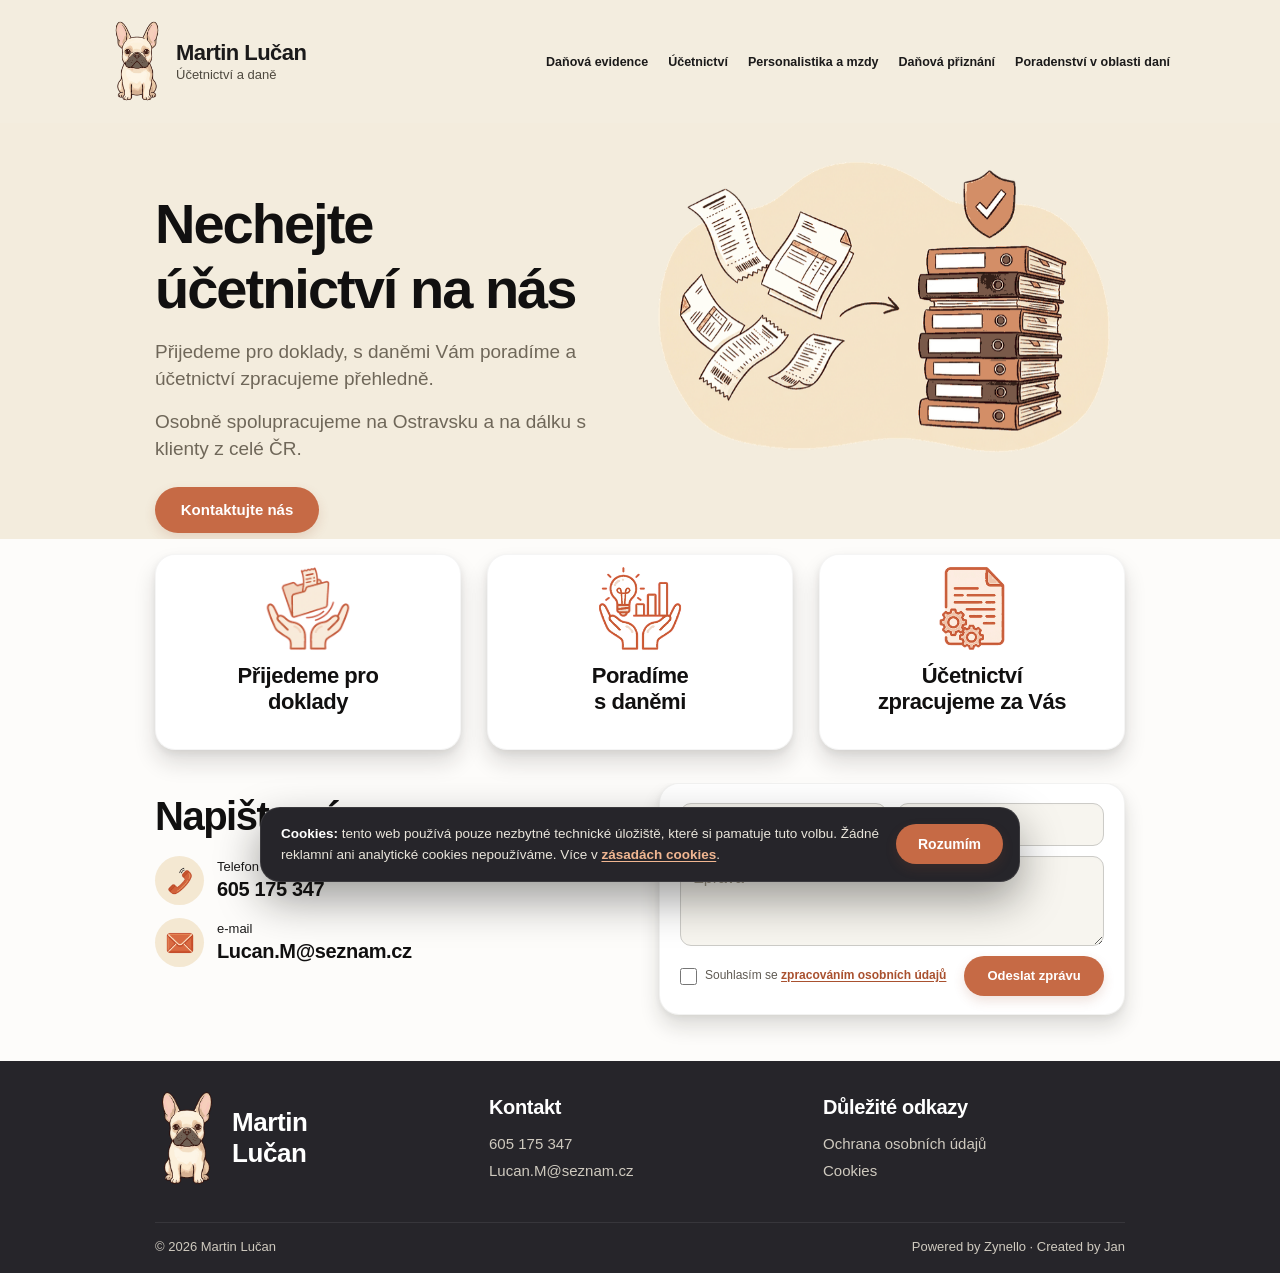
<file: index.html>
<!doctype html>
<html lang="cs">
<head>
  <meta charset="utf-8">
  <meta name="viewport" content="width=device-width, initial-scale=1">
  <meta http-equiv="Content-Security-Policy" content="default-src 'self'; base-uri 'self'; object-src 'none'; script-src 'self'; style-src 'self' 'unsafe-inline' https://fonts.googleapis.com; font-src 'self' https://fonts.gstatic.com; img-src 'self' data:; connect-src 'self' https://formsubmit.co; form-action 'self' https://formsubmit.co; upgrade-insecure-requests">
  <meta name="referrer" content="strict-origin-when-cross-origin">
  <meta name="theme-color" content="#F3ECDD">
  <meta name="description" content="Vedení účetnictví, daňová evidence, mzdy, daňová přiznání a pomoc s daňovými povinnostmi. Osobně na Ostravsku, na dálku po celé ČR.">
  <title>Účetnictví, mzdy a daně | Martin Lučan</title>
  <link rel="canonical" href="https://www.ucetnictvi-lucan.cz/">
  <meta name="robots" content="index, follow, max-image-preview:large">
  <meta property="og:type" content="website">
  <meta property="og:locale" content="cs_CZ">
  <meta property="og:site_name" content="Martin Lučan | Účetnictví a daně">
  <meta property="og:title" content="Účetnictví, mzdy a daně | Martin Lučan">
  <meta property="og:description" content="Vedení účetnictví, daňová evidence, mzdy, daňová přiznání a pomoc s daňovými povinnostmi. Osobně na Ostravsku, na dálku po celé ČR.">
  <meta property="og:url" content="https://www.ucetnictvi-lucan.cz/">
  <meta property="og:image" content="https://www.ucetnictvi-lucan.cz/og-image.jpg">
  <meta property="og:image:alt" content="Ilustrace dokladů a pořadačů pro účetnictví.">
  <meta property="og:image:width" content="1200">
  <meta property="og:image:height" content="630">
  <meta name="twitter:card" content="summary_large_image">
  <meta name="twitter:title" content="Účetnictví, mzdy a daně | Martin Lučan">
  <meta name="twitter:description" content="Vedení účetnictví, daňová evidence, mzdy, daňová přiznání a pomoc s daňovými povinnostmi. Osobně na Ostravsku, na dálku po celé ČR.">
  <meta name="twitter:image" content="https://www.ucetnictvi-lucan.cz/og-image.jpg">
  <script type="application/ld+json">
  {
    "@context": "https://schema.org",
    "@type": "WebSite",
    "name": "Martin Lučan | Účetnictví a daně",
    "url": "https://www.ucetnictvi-lucan.cz/",
    "inLanguage": "cs-CZ"
  }
  </script>
  <script type="application/ld+json">
  {
    "@context": "https://schema.org",
    "@type": "AccountingService",
    "name": "Martin Lučan | Účetnictví a daně",
    "url": "https://www.ucetnictvi-lucan.cz/",
    "image": "https://www.ucetnictvi-lucan.cz/og-image.jpg",
    "telephone": "+420605175347",
    "email": "Lucan.M@seznam.cz",
    "inLanguage": "cs-CZ",
    "areaServed": [
      {
        "@type": "AdministrativeArea",
        "name": "Ostravsko"
      },
      {
        "@type": "Country",
        "name": "Česká republika"
      }
    ],
    "provider": {
      "@type": "Person",
      "name": "Martin Lučan"
    }
  }
  </script>
  <link rel="icon" type="image/png" href="pes.png">
  <link rel="preconnect" href="https://fonts.googleapis.com">
  <link rel="preconnect" href="https://fonts.gstatic.com" crossorigin>
  <link href="https://fonts.googleapis.com/css2?family=Plus+Jakarta+Sans:wght@400;500;600;700;800&display=swap" rel="stylesheet">
  <link rel="stylesheet" href="style.css?v=14">
  <script src="script.js?v=9" defer></script>
</head>
<body>
  <a class="skip-link" href="#main-content">Přeskočit na obsah</a>

  <header class="site-header" id="site-header">
    <div class="header-inner">
      <a class="brand" href="#home" aria-label="Martin Lučan — úvodní stránka">
        <img class="brand-dog" src="pes.png" alt="" width="174" height="300">
        <span class="brand-copy">
          <strong>Martin Lučan</strong>
          <span>Účetnictví a daně</span>
        </span>
      </a>

      <button class="nav-toggle" id="nav-toggle" type="button" aria-label="Otevřít menu" aria-expanded="false" aria-controls="main-nav">
        <span></span><span></span><span></span>
      </button>

      <nav class="main-nav" id="main-nav" aria-label="Hlavní navigace">
        <ul>
          <li><a href="danova-evidence.html">Daňová evidence</a></li>
          <li><a href="ucetnictvi.html">Účetnictví</a></li>
          <li><a href="personalistika-a-mzdy.html">Personalistika a mzdy</a></li>
          <li><a href="danova-priznani.html">Daňová přiznání</a></li>
          <li><a href="poradenstvi-v-oblasti-dani.html">Poradenství v oblasti daní</a></li>
        </ul>
      </nav>
    </div>
  </header>

  <main id="main-content">
    <section class="hero-section" id="home" aria-labelledby="hero-title">
      <div class="content-width hero-inner">
        <div class="hero-copy reveal">
          <h1 id="hero-title">Nechejte<br>účetnictví na nás</h1>
          <p>Přijedeme pro doklady, s daněmi Vám poradíme a účetnictví zpracujeme přehledně.</p>
          <p>Osobně spolupracujeme na Ostravsku a na dálku s klienty z celé ČR.</p>
          <a class="button button-primary hero-cta" href="#kontakt">Kontaktujte nás</a>
        </div>
        <figure class="hero-visual reveal">
          <img src="ilustrace.png" alt="Létající účtenky a faktury míří do stohu oranžových a tmavých šanonů chráněných štítem." width="720" height="479">
        </figure>
      </div>
    </section>

    <section class="features-section" id="sluzby" aria-label="Naše služby">
      <div class="content-width feature-grid">
        <article class="feature-card reveal" style="--reveal-delay: 0ms">
          <img src="ikona-prijezd-doklady.png?v=2" alt="" width="200" height="200" loading="lazy">
          <h2>Přijedeme pro<br>doklady</h2>
        </article>
        <article class="feature-card reveal" style="--reveal-delay: 120ms">
          <img src="ikona-dane.png" alt="" width="160" height="160" loading="lazy">
          <h2>Poradíme<br>s daněmi</h2>
        </article>
        <article class="feature-card reveal" style="--reveal-delay: 240ms">
          <img src="ikona-zpracovani.png" alt="" width="160" height="160" loading="lazy">
          <h2>Účetnictví<br>zpracujeme za Vás</h2>
        </article>
      </div>
    </section>

    <section class="contact-section" id="kontakt" aria-labelledby="contact-title">
      <div class="content-width contact-inner">
        <div class="contact-copy reveal">
          <h2 id="contact-title">Napište nám</h2>
          <div class="contact-list">
            <div class="contact-item">
              <span class="contact-icon" aria-hidden="true"><img src="ikona-telefon.png" alt="" width="96" height="96"></span>
              <div class="contact-text">
                <span class="contact-label">Telefon</span>
                <a class="contact-value" href="tel:+420605175347">605 175 347</a>
              </div>
            </div>
            <div class="contact-item">
              <span class="contact-icon" aria-hidden="true"><img src="ikona-email.png" alt="" width="96" height="96"></span>
              <div class="contact-text">
                <span class="contact-label">e-mail</span>
                <a class="contact-value" href="mailto:Lucan.M@seznam.cz">Lucan.M@seznam.cz</a>
              </div>
            </div>
          </div>
        </div>

        <!-- HANDOVER TODO: Temporary FormSubmit endpoint for the GitHub/static demo. Highlight this at handover and replace or explicitly confirm it when moving to Endora. -->
        <form class="contact-form reveal" id="contact-form" action="https://formsubmit.co/Lucan.M@seznam.cz" method="post">
          <input type="hidden" name="_subject" value="Nová zpráva z kontaktního formuláře">
          <input type="hidden" name="_next" value="https://www.ucetnictvi-lucan.cz/#kontakt">
          <div class="form-honeypot" aria-hidden="true">
            <label for="contact-website">Nechte toto pole prázdné</label>
            <input id="contact-website" name="_honey" type="text" tabindex="-1" autocomplete="off">
          </div>
          <div class="form-top-row">
            <div class="form-field">
              <label class="visually-hidden" for="full-name">Jméno a příjmení</label>
              <input class="form-control" id="full-name" name="name" type="text" placeholder="Jméno a příjmení" autocomplete="name" maxlength="120" aria-describedby="full-name-error" required>
              <p class="field-error" id="full-name-error" hidden></p>
            </div>
            <div class="form-field">
              <label class="visually-hidden" for="email-address">E-mail</label>
              <input class="form-control" id="email-address" name="email" type="email" placeholder="E-mail" autocomplete="email" maxlength="254" aria-describedby="email-address-error" required>
              <p class="field-error" id="email-address-error" hidden></p>
            </div>
          </div>
          <div class="form-field message-field">
            <label class="visually-hidden" for="message">Zpráva</label>
            <textarea class="form-control" id="message" name="message" placeholder="Zpráva" rows="3" maxlength="3000" aria-describedby="message-error" required></textarea>
            <p class="field-error" id="message-error" hidden></p>
          </div>
          <div class="form-bottom-row">
            <label class="consent-label" for="consent">
              <input id="consent" name="consent" type="checkbox" aria-describedby="consent-error" required>
              <span class="consent-copy">
                <span>Souhlasím se <a href="ochrana-osobnich-udaju.html">zpracováním osobních údajů</a></span>
                <span class="field-error consent-error" id="consent-error" hidden></span>
              </span>
            </label>
            <button class="button button-primary submit-button" id="submit-button" type="submit">Odeslat zprávu</button>
          </div>
          <p class="form-status" id="form-status" role="status" aria-live="polite" hidden></p>
        </form>
      </div>
    </section>
  </main>

  <footer class="site-footer">
    <div class="content-width footer-main">
      <div class="footer-grid">
        <a class="footer-brand" href="#home" aria-label="Martin Lučan — zpět na úvod">
          <img src="pes.png" alt="" width="174" height="300" loading="lazy">
          <span>Martin<br>Lučan</span>
        </a>

        <div class="footer-column">
          <h2>Kontakt</h2>
          <a href="tel:+420605175347">605 175 347</a>
          <a href="mailto:Lucan.M@seznam.cz">Lucan.M@seznam.cz</a>
        </div>

        <div class="footer-column">
          <h2>Důležité odkazy</h2>
          <a href="ochrana-osobnich-udaju.html">Ochrana osobních údajů</a>
          <a href="cookies.html">Cookies</a>
        </div>
      </div>
    </div>

    <div class="content-width footer-bottom">
      <span>© 2026 Martin Lučan</span>
      <span>Powered by Zynello · Created by Jan</span>
    </div>
  </footer>
</body>
</html>
</file>
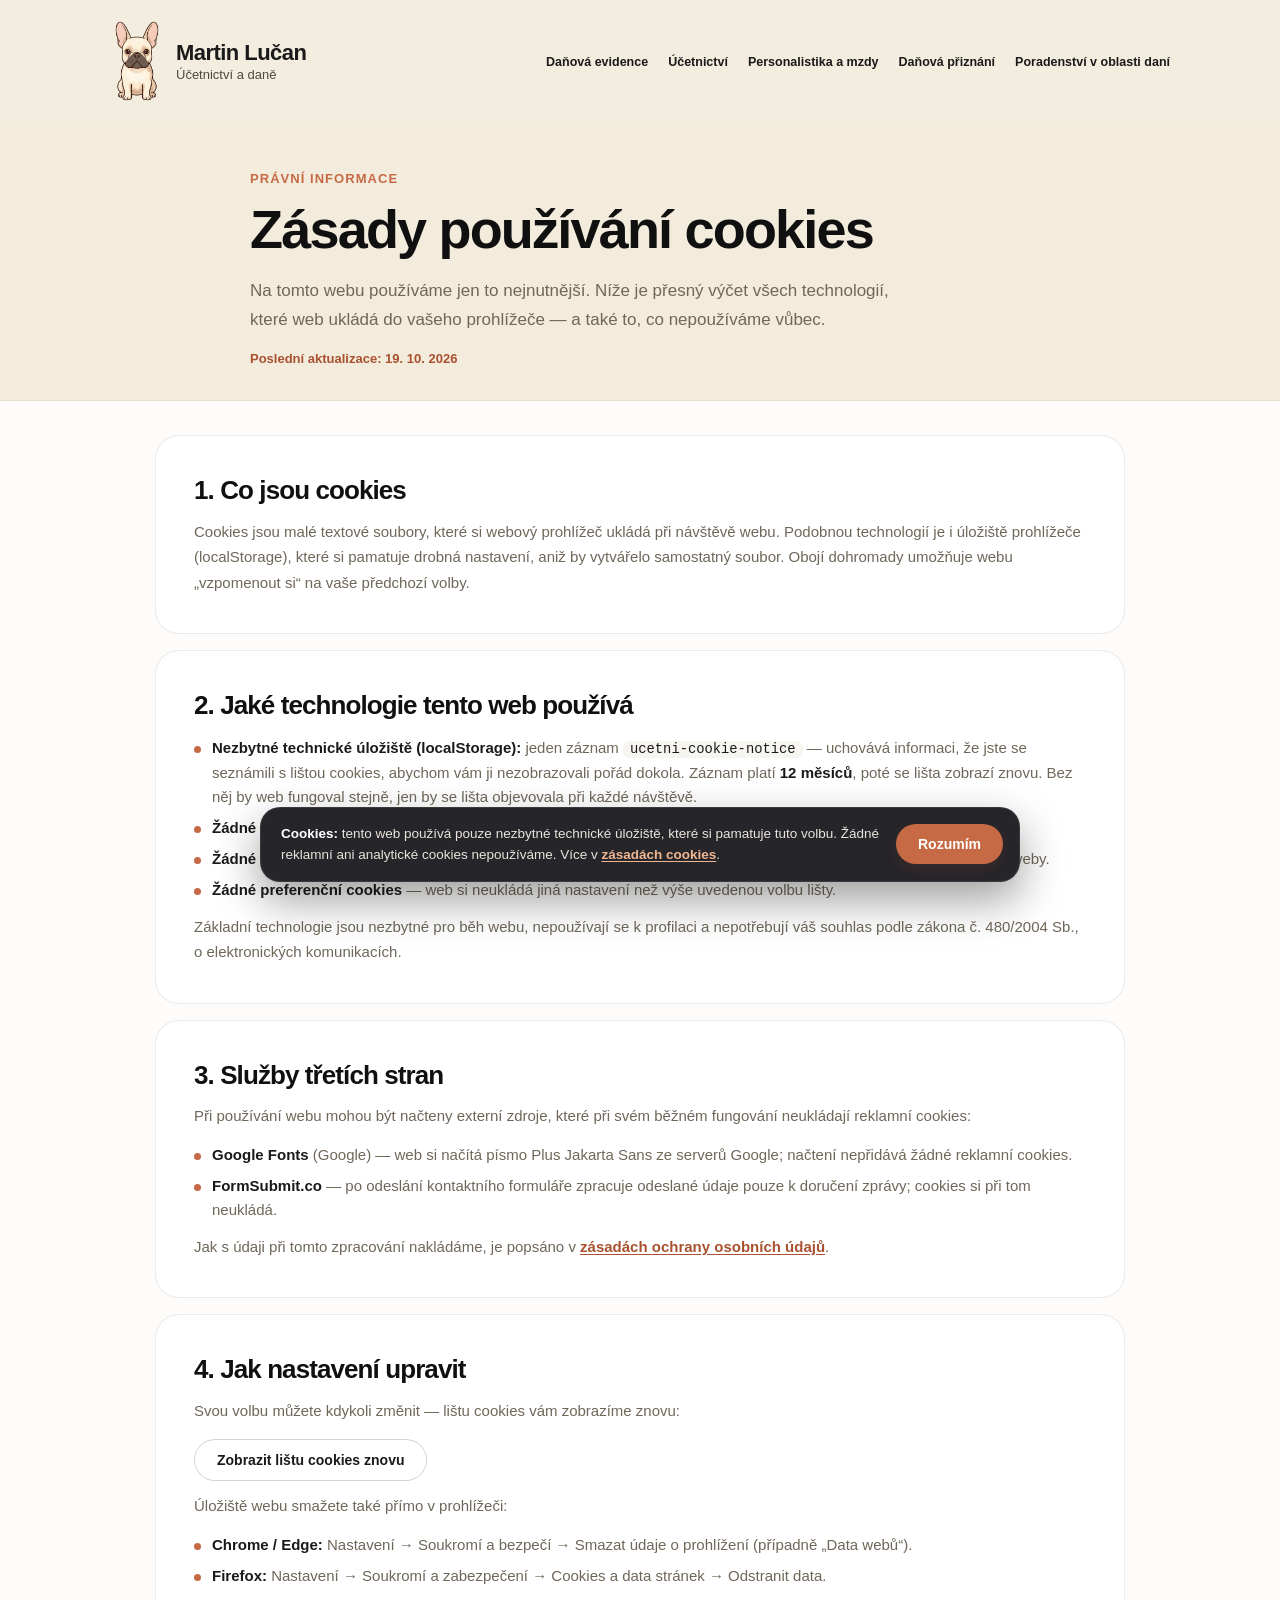
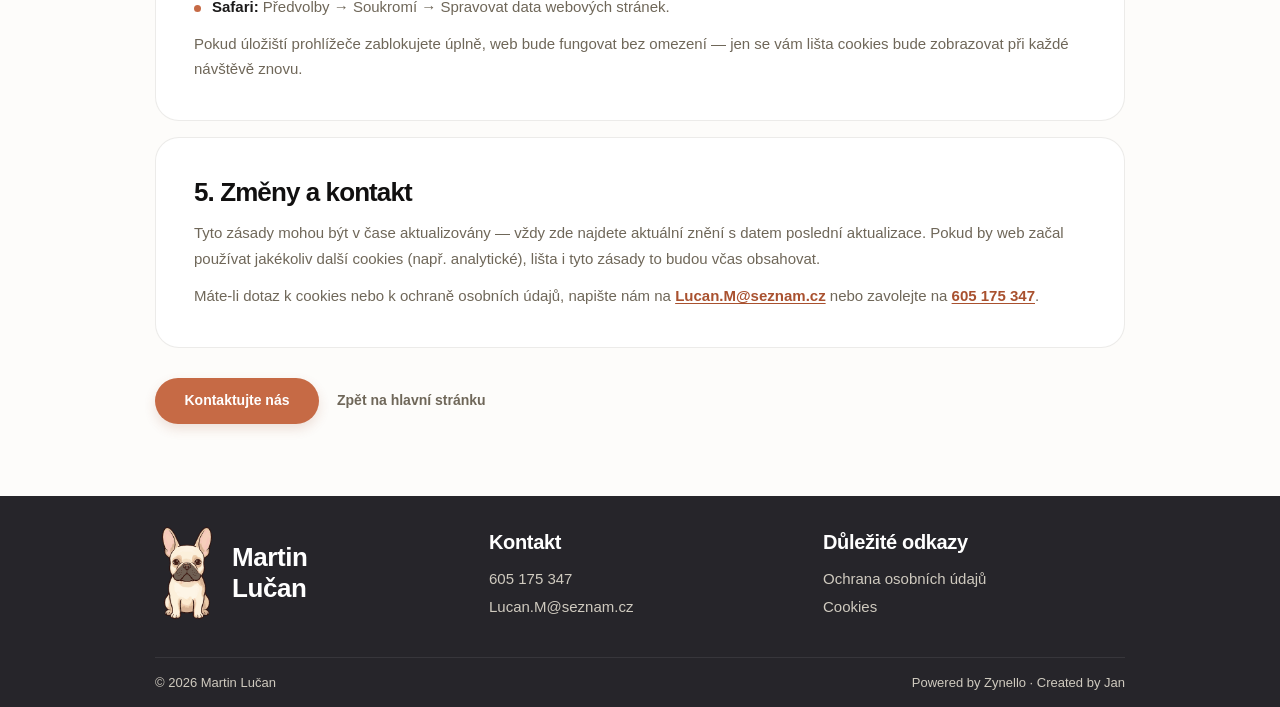
<file: cookies.html>
<!doctype html>
<html lang="cs">
<head>
  <meta charset="utf-8">
  <meta name="viewport" content="width=device-width, initial-scale=1">
  <meta http-equiv="Content-Security-Policy" content="default-src 'self'; base-uri 'self'; object-src 'none'; script-src 'self'; style-src 'self' 'unsafe-inline' https://fonts.googleapis.com; font-src 'self' https://fonts.gstatic.com; img-src 'self' data:; connect-src 'self' https://formsubmit.co; form-action 'self' https://formsubmit.co; upgrade-insecure-requests">
  <meta name="referrer" content="strict-origin-when-cross-origin">
  <meta name="theme-color" content="#F3ECDD">
  <meta name="description" content="Zásady používání cookies webu ucetnictvi-lucan.cz — web používá jen nezbytné technické úložiště, žádné reklamní ani analytické cookies.">
  <title>Zásady používání cookies | Martin Lučan</title>
  <link rel="canonical" href="https://www.ucetnictvi-lucan.cz/cookies.html">
  <meta name="robots" content="index, follow, max-image-preview:large">
  <meta property="og:type" content="website">
  <meta property="og:locale" content="cs_CZ">
  <meta property="og:site_name" content="Martin Lučan | Účetnictví a daně">
  <meta property="og:title" content="Zásady používání cookies | Martin Lučan">
  <meta property="og:description" content="Zásady používání cookies webu ucetnictvi-lucan.cz — web používá jen nezbytné technické úložiště, žádné reklamní ani analytické cookies.">
  <meta property="og:url" content="https://www.ucetnictvi-lucan.cz/cookies.html">
  <meta property="og:image" content="https://www.ucetnictvi-lucan.cz/og-image.jpg">
  <meta property="og:image:alt" content="Ilustrace dokladů a pořadačů pro účetnictví.">
  <meta property="og:image:width" content="1200">
  <meta property="og:image:height" content="630">
  <meta name="twitter:card" content="summary_large_image">
  <meta name="twitter:title" content="Zásady používání cookies | Martin Lučan">
  <meta name="twitter:description" content="Zásady používání cookies webu ucetnictvi-lucan.cz — web používá jen nezbytné technické úložiště, žádné reklamní ani analytické cookies.">
  <meta name="twitter:image" content="https://www.ucetnictvi-lucan.cz/og-image.jpg">
  <script type="application/ld+json">
  {
    "@context": "https://schema.org",
    "@type": "WebPage",
    "name": "Zásady používání cookies | Martin Lučan",
    "url": "https://www.ucetnictvi-lucan.cz/cookies.html",
    "inLanguage": "cs-CZ",
    "description": "Zásady používání cookies webu ucetnictvi-lucan.cz — web používá jen nezbytné technické úložiště, žádné reklamní ani analytické cookies."
  }
  </script>
  <link rel="icon" type="image/png" href="pes.png">
  <link rel="preconnect" href="https://fonts.googleapis.com">
  <link rel="preconnect" href="https://fonts.gstatic.com" crossorigin>
  <link href="https://fonts.googleapis.com/css2?family=Plus+Jakarta+Sans:wght@400;500;600;700;800&display=swap" rel="stylesheet">
  <link rel="stylesheet" href="style.css?v=14">
  <script src="script.js?v=9" defer></script>
</head>
<body>
  <a class="skip-link" href="#main-content">Přeskočit na obsah</a>
  <header class="site-header" id="site-header">
    <div class="header-inner">
      <a class="brand" href="index.html#home" aria-label="Martin Lučan — úvodní stránka">
        <img class="brand-dog" src="pes.png" alt="" width="174" height="300">
        <span class="brand-copy"><strong>Martin Lučan</strong><span>Účetnictví a daně</span></span>
      </a>
      <button class="nav-toggle" id="nav-toggle" type="button" aria-label="Otevřít menu" aria-expanded="false" aria-controls="main-nav">
        <span></span><span></span><span></span>
      </button>
      <nav class="main-nav" id="main-nav" aria-label="Hlavní navigace">
        <ul>
          <li><a href="danova-evidence.html">Daňová evidence</a></li>
          <li><a href="ucetnictvi.html">Účetnictví</a></li>
          <li><a href="personalistika-a-mzdy.html">Personalistika a mzdy</a></li>
          <li><a href="danova-priznani.html">Daňová přiznání</a></li>
          <li><a href="poradenstvi-v-oblasti-dani.html">Poradenství v oblasti daní</a></li>
        </ul>
      </nav>
    </div>
  </header>

  <main class="legal-main" id="main-content">
    <section class="legal-hero" aria-labelledby="legal-title">
      <div class="content-width legal-hero-copy">
        <p class="legal-eyebrow">Právní informace</p>
        <h1 class="legal-title" id="legal-title">Zásady používání cookies</h1>
        <p class="legal-lead">Na tomto webu používáme jen to nejnutnější. Níže je přesný výčet všech technologií, které web ukládá do vašeho prohlížeče — a také to, co nepoužíváme vůbec.</p>
        <p class="legal-updated">Poslední aktualizace: 19. 10. 2026</p>
      </div>
    </section>

    <div class="content-width legal-body">
      <section class="legal-section" aria-labelledby="cookies-co-jsou">
        <h2 id="cookies-co-jsou">1. Co jsou cookies</h2>
        <p>Cookies jsou malé textové soubory, které si webový prohlížeč ukládá při návštěvě webu. Podobnou technologií je i úložiště prohlížeče (localStorage), které si pamatuje drobná nastavení, aniž by vytvářelo samostatný soubor. Obojí dohromady umožňuje webu „vzpomenout si“ na vaše předchozí volby.</p>
      </section>

      <section class="legal-section" aria-labelledby="cookies-pouzivame">
        <h2 id="cookies-pouzivame">2. Jaké technologie tento web používá</h2>
        <ul>
          <li><strong>Nezbytné technické úložiště (localStorage):</strong> jeden záznam <code>ucetni-cookie-notice</code> — uchovává informaci, že jste se seznámili s lištou cookies, abychom vám ji nezobrazovali pořád dokola. Záznam platí <strong>12 měsíců</strong>, poté se lišta zobrazí znovu. Bez něj by web fungoval stejně, jen by se lišta objevovala při každé návštěvě.</li>
          <li><strong>Žádné analytické cookies</strong> — nepoužíváme Google Analytics ani jiné měření návštěvnosti.</li>
          <li><strong>Žádné reklamní ani marketingové cookies</strong> — nepoužíváme pixel Facebooku, remarketing ani žádné sledování napříč weby.</li>
          <li><strong>Žádné preferenční cookies</strong> — web si neukládá jiná nastavení než výše uvedenou volbu lišty.</li>
        </ul>
        <p>Základní technologie jsou nezbytné pro běh webu, nepoužívají se k profilaci a nepotřebují váš souhlas podle zákona č. 480/2004 Sb., o elektronických komunikacích.</p>
      </section>

      <section class="legal-section" aria-labelledby="cookies-treti-strany">
        <h2 id="cookies-treti-strany">3. Služby třetích stran</h2>
        <p>Při používání webu mohou být načteny externí zdroje, které při svém běžném fungování neukládají reklamní cookies:</p>
        <ul>
          <li><strong>Google Fonts</strong> (Google) — web si načítá písmo Plus Jakarta Sans ze serverů Google; načtení nepřidává žádné reklamní cookies.</li>
          <li><strong>FormSubmit.co</strong> — po odeslání kontaktního formuláře zpracuje odeslané údaje pouze k doručení zprávy; cookies si při tom neukládá.</li>
        </ul>
        <p>Jak s údaji při tomto zpracování nakládáme, je popsáno v <a href="ochrana-osobnich-udaju.html">zásadách ochrany osobních údajů</a>.</p>
      </section>

      <section class="legal-section" aria-labelledby="cookies-nastaveni">
        <h2 id="cookies-nastaveni">4. Jak nastavení upravit</h2>
        <p>Svou volbu můžete kdykoli změnit — lištu cookies vám zobrazíme znovu:</p>
        <button class="button cookie-settings-button" type="button" data-cookie-settings>Zobrazit lištu cookies znovu</button>
        <p>Úložiště webu smažete také přímo v prohlížeči:</p>
        <ul>
          <li><strong>Chrome / Edge:</strong> Nastavení → Soukromí a bezpečí → Smazat údaje o prohlížení (případně „Data webů“).</li>
          <li><strong>Firefox:</strong> Nastavení → Soukromí a zabezpečení → Cookies a data stránek → Odstranit data.</li>
          <li><strong>Safari:</strong> Předvolby → Soukromí → Spravovat data webových stránek.</li>
        </ul>
        <p>Pokud úložiští prohlížeče zablokujete úplně, web bude fungovat bez omezení — jen se vám lišta cookies bude zobrazovat při každé návštěvě znovu.</p>
      </section>

      <section class="legal-section" aria-labelledby="cookies-zmeny">
        <h2 id="cookies-zmeny">5. Změny a kontakt</h2>
        <p>Tyto zásady mohou být v čase aktualizovány — vždy zde najdete aktuální znění s datem poslední aktualizace. Pokud by web začal používat jakékoliv další cookies (např. analytické), lišta i tyto zásady to budou včas obsahovat.</p>
        <p>Máte-li dotaz k cookies nebo k ochraně osobních údajů, napište nám na <a href="mailto:Lucan.M@seznam.cz">Lucan.M@seznam.cz</a> nebo zavolejte na <a href="tel:+420605175347">605 175 347</a>.</p>
      </section>

      <div class="legal-actions">
        <a class="button button-primary" href="index.html#kontakt">Kontaktujte nás</a>
        <a class="service-home-link" href="index.html#home">Zpět na hlavní stránku</a>
      </div>
    </div>
  </main>

  <footer class="site-footer">
    <div class="content-width footer-main">
      <div class="footer-grid">
        <a class="footer-brand" href="index.html#home" aria-label="Martin Lučan — zpět na úvod">
          <img src="pes.png" alt="" width="174" height="300" loading="lazy">
          <span>Martin<br>Lučan</span>
        </a>
        <div class="footer-column">
          <h2>Kontakt</h2>
          <a href="tel:+420605175347">605 175 347</a>
          <a href="mailto:Lucan.M@seznam.cz">Lucan.M@seznam.cz</a>
        </div>
        <div class="footer-column">
          <h2>Důležité odkazy</h2>
          <a href="ochrana-osobnich-udaju.html">Ochrana osobních údajů</a>
          <a href="cookies.html" aria-current="page">Cookies</a>
        </div>
      </div>
    </div>
    <div class="content-width footer-bottom">
      <span>© 2026 Martin Lučan</span>
      <span>Powered by Zynello · Created by Jan</span>
    </div>
  </footer>
</body>
</html>
</file>
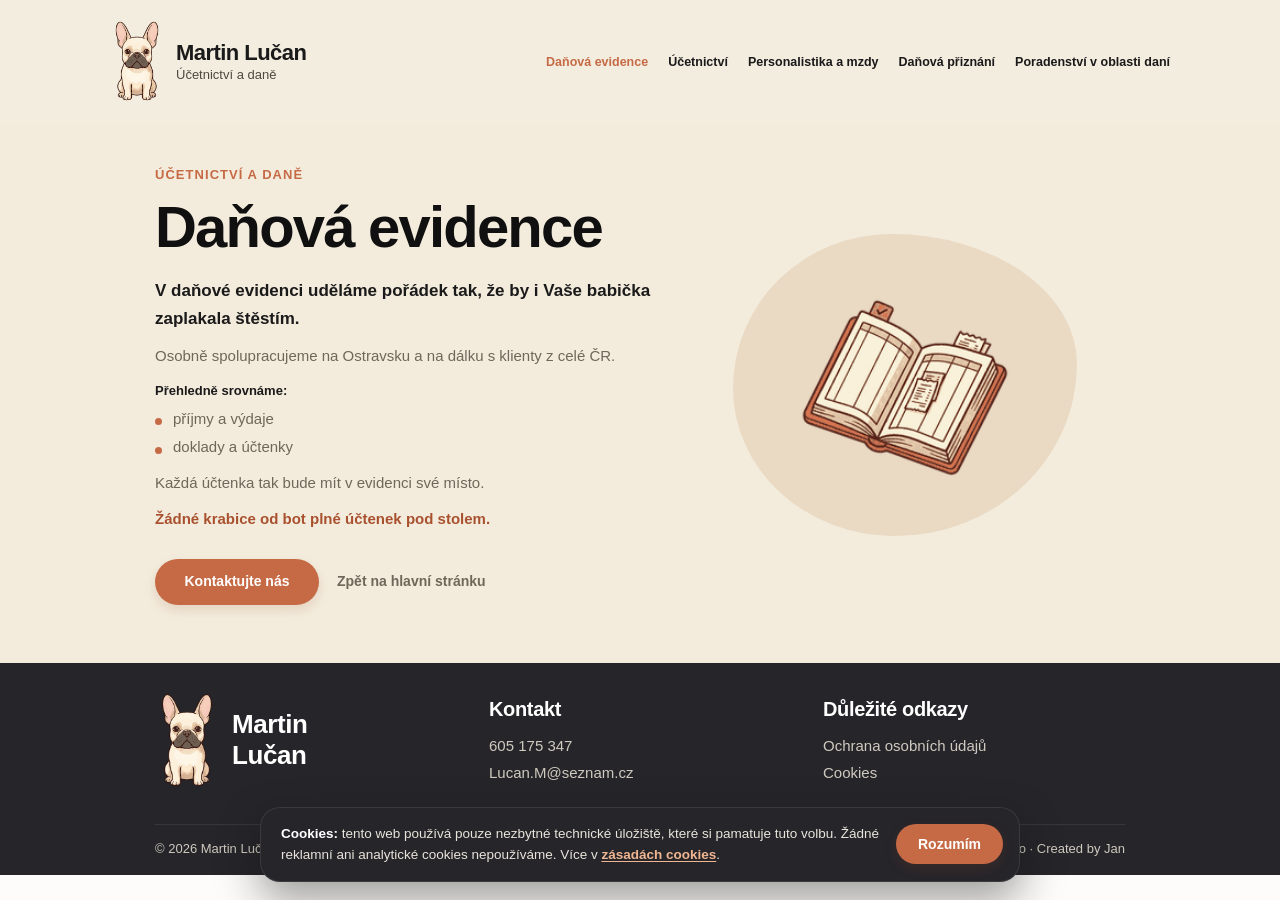
<file: danova-evidence.html>
<!doctype html>
<html lang="cs">
<head>
  <meta charset="utf-8">
  <meta name="viewport" content="width=device-width, initial-scale=1">
  <meta http-equiv="Content-Security-Policy" content="default-src 'self'; base-uri 'self'; object-src 'none'; script-src 'self'; style-src 'self' 'unsafe-inline' https://fonts.googleapis.com; font-src 'self' https://fonts.gstatic.com; img-src 'self' data:; connect-src 'self' https://formsubmit.co; form-action 'self' https://formsubmit.co; upgrade-insecure-requests">
  <meta name="referrer" content="strict-origin-when-cross-origin">
  <meta name="theme-color" content="#F3ECDD">
  <meta name="description" content="Přehled příjmů a výdajů, dokladů a účtenek v daňové evidenci. Osobně na Ostravsku, na dálku s klienty po celé ČR.">
  <title>Daňová evidence pro podnikatele | Martin Lučan</title>
  <link rel="canonical" href="https://www.ucetnictvi-lucan.cz/danova-evidence.html">
  <meta name="robots" content="index, follow, max-image-preview:large">
  <meta property="og:type" content="website">
  <meta property="og:locale" content="cs_CZ">
  <meta property="og:site_name" content="Martin Lučan | Účetnictví a daně">
  <meta property="og:title" content="Daňová evidence pro podnikatele | Martin Lučan">
  <meta property="og:description" content="Přehled příjmů a výdajů, dokladů a účtenek v daňové evidenci. Osobně na Ostravsku, na dálku s klienty po celé ČR.">
  <meta property="og:url" content="https://www.ucetnictvi-lucan.cz/danova-evidence.html">
  <meta property="og:image" content="https://www.ucetnictvi-lucan.cz/og-image.jpg">
  <meta property="og:image:alt" content="Ilustrace dokladů a pořadačů pro účetnictví.">
  <meta property="og:image:width" content="1200">
  <meta property="og:image:height" content="630">
  <meta name="twitter:card" content="summary_large_image">
  <meta name="twitter:title" content="Daňová evidence pro podnikatele | Martin Lučan">
  <meta name="twitter:description" content="Přehled příjmů a výdajů, dokladů a účtenek v daňové evidenci. Osobně na Ostravsku, na dálku s klienty po celé ČR.">
  <meta name="twitter:image" content="https://www.ucetnictvi-lucan.cz/og-image.jpg">
  <script type="application/ld+json">
  {
    "@context": "https://schema.org",
    "@type": "Service",
    "name": "Daňová evidence",
    "url": "https://www.ucetnictvi-lucan.cz/danova-evidence.html",
    "description": "Přehled příjmů a výdajů, dokladů a účtenek v daňové evidenci. Osobně na Ostravsku, na dálku s klienty po celé ČR.",
    "areaServed": [
      {
        "@type": "AdministrativeArea",
        "name": "Ostravsko"
      },
      {
        "@type": "Country",
        "name": "Česká republika"
      }
    ],
    "provider": {
      "@type": "Person",
      "name": "Martin Lučan"
    }
  }
  </script>
  <link rel="icon" type="image/png" href="pes.png">
  <link rel="preconnect" href="https://fonts.googleapis.com">
  <link rel="preconnect" href="https://fonts.gstatic.com" crossorigin>
  <link href="https://fonts.googleapis.com/css2?family=Plus+Jakarta+Sans:wght@400;500;600;700;800&display=swap" rel="stylesheet">
  <link rel="stylesheet" href="style.css?v=14">
  <script src="script.js?v=9" defer></script>
</head>
<body>
  <a class="skip-link" href="#main-content">Přeskočit na obsah</a>
  <header class="site-header" id="site-header">
    <div class="header-inner">
      <a class="brand" href="index.html#home" aria-label="Martin Lučan — úvodní stránka">
        <img class="brand-dog" src="pes.png" alt="" width="174" height="300">
        <span class="brand-copy"><strong>Martin Lučan</strong><span>Účetnictví a daně</span></span>
      </a>
      <button class="nav-toggle" id="nav-toggle" type="button" aria-label="Otevřít menu" aria-expanded="false" aria-controls="main-nav">
        <span></span><span></span><span></span>
      </button>
      <nav class="main-nav" id="main-nav" aria-label="Hlavní navigace">
        <ul>
          <li><a href="danova-evidence.html" aria-current="page">Daňová evidence</a></li>
          <li><a href="ucetnictvi.html">Účetnictví</a></li>
          <li><a href="personalistika-a-mzdy.html">Personalistika a mzdy</a></li>
          <li><a href="danova-priznani.html">Daňová přiznání</a></li>
          <li><a href="poradenstvi-v-oblasti-dani.html">Poradenství v oblasti daní</a></li>
        </ul>
      </nav>
    </div>
  </header>
  <main class="service-detail-main" id="main-content">
    <section class="service-detail-hero" aria-labelledby="service-title">
      <div class="content-width service-detail-layout">
        <div class="service-detail-copy">
          <p class="service-detail-eyebrow">Účetnictví a daně</p>
          <h1 id="service-title">Daňová evidence</h1>
          <div class="service-detail-body">
            <p class="service-detail-lead">V daňové evidenci uděláme pořádek tak, že by i Vaše babička zaplakala štěstím.</p>
            <p class="service-detail-description">Osobně spolupracujeme na Ostravsku a na dálku s klienty z celé ČR.</p>
            <p class="service-detail-list-label">Přehledně srovnáme:</p>
            <ul class="service-detail-points">
              <li>příjmy a výdaje</li>
              <li>doklady a účtenky</li>
            </ul>
            <p class="service-detail-description">Každá účtenka tak bude mít v evidenci své místo.</p>
            <p class="service-detail-note">Žádné krabice od bot plné účtenek pod stolem.</p>
          </div>
          <div class="service-detail-actions">
            <a class="button button-primary" href="index.html#kontakt">Kontaktujte nás</a>
            <a class="service-home-link" href="index.html#home">Zpět na hlavní stránku</a>
          </div>
        </div>
        <figure class="service-detail-art">
          <img src="ikona-danova-evidence.png" alt="Otevřená účetní kniha s uspořádanými doklady pro daňovou evidenci." width="200" height="200">
        </figure>
      </div>
    </section>
  </main>
  <footer class="site-footer">
    <div class="content-width footer-main">
      <div class="footer-grid">
        <a class="footer-brand" href="index.html#home" aria-label="Martin Lučan — zpět na úvod">
          <img src="pes.png" alt="" width="174" height="300" loading="lazy">
          <span>Martin<br>Lučan</span>
        </a>
        <div class="footer-column">
          <h2>Kontakt</h2>
          <a href="tel:+420605175347">605 175 347</a>
          <a href="mailto:Lucan.M@seznam.cz">Lucan.M@seznam.cz</a>
        </div>
        <div class="footer-column">
          <h2>Důležité odkazy</h2>
          <a href="ochrana-osobnich-udaju.html">Ochrana osobních údajů</a>
          <a href="cookies.html">Cookies</a>
        </div>
      </div>
    </div>
    <div class="content-width footer-bottom">
      <span>© 2026 Martin Lučan</span>
      <span>Powered by Zynello · Created by Jan</span>
    </div>
  </footer>
</body>
</html>
</file>
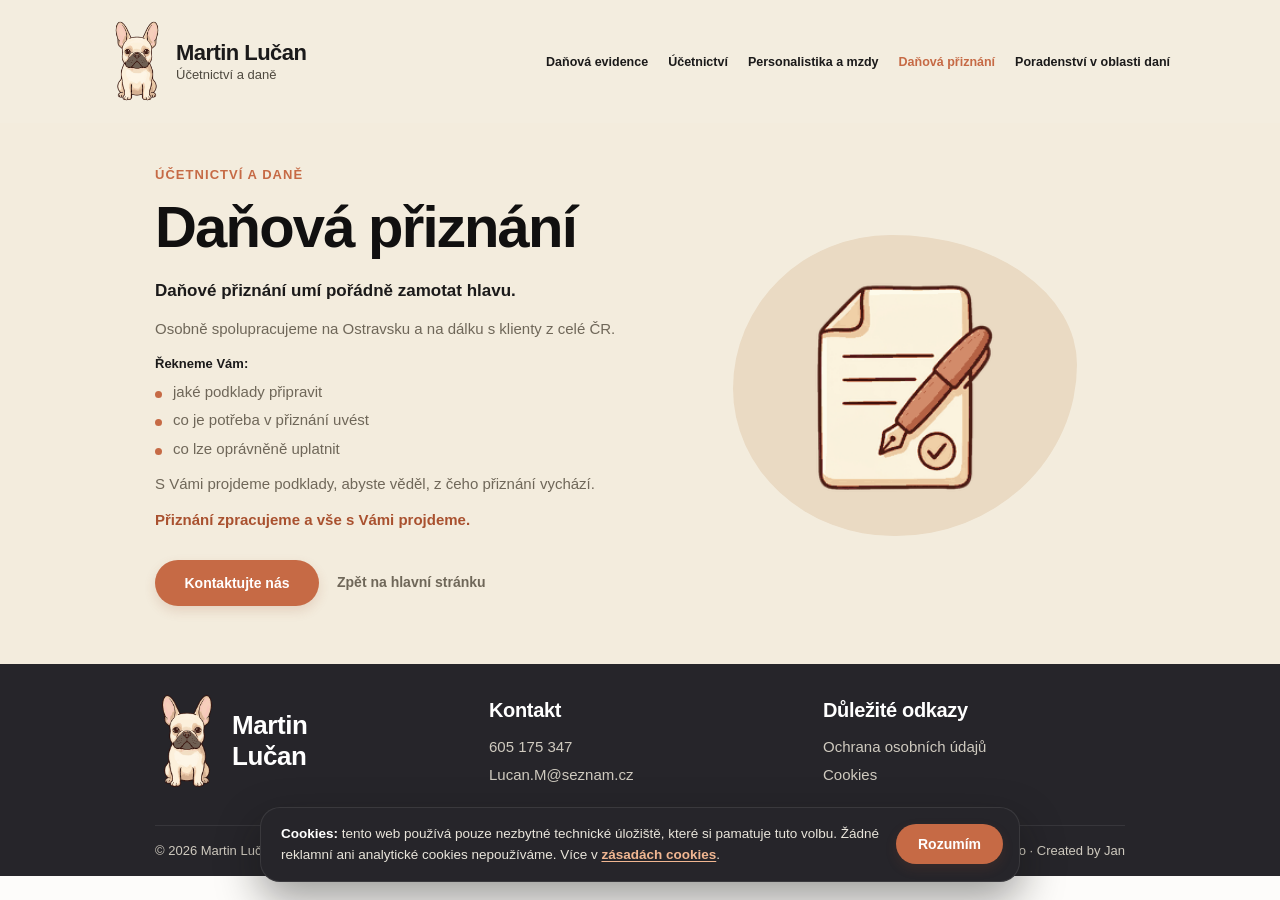
<file: danova-priznani.html>
<!doctype html>
<html lang="cs">
<head>
  <meta charset="utf-8">
  <meta name="viewport" content="width=device-width, initial-scale=1">
  <meta http-equiv="Content-Security-Policy" content="default-src 'self'; base-uri 'self'; object-src 'none'; script-src 'self'; style-src 'self' 'unsafe-inline' https://fonts.googleapis.com; font-src 'self' https://fonts.gstatic.com; img-src 'self' data:; connect-src 'self' https://formsubmit.co; form-action 'self' https://formsubmit.co; upgrade-insecure-requests">
  <meta name="referrer" content="strict-origin-when-cross-origin">
  <meta name="theme-color" content="#F3ECDD">
  <meta name="description" content="Pomoc s podklady a příprava daňového přiznání včetně projití výsledku. Osobně na Ostravsku, na dálku po celé ČR.">
  <title>Zpracování daňového přiznání | Martin Lučan</title>
  <link rel="canonical" href="https://www.ucetnictvi-lucan.cz/danova-priznani.html">
  <meta name="robots" content="index, follow, max-image-preview:large">
  <meta property="og:type" content="website">
  <meta property="og:locale" content="cs_CZ">
  <meta property="og:site_name" content="Martin Lučan | Účetnictví a daně">
  <meta property="og:title" content="Zpracování daňového přiznání | Martin Lučan">
  <meta property="og:description" content="Pomoc s podklady a příprava daňového přiznání včetně projití výsledku. Osobně na Ostravsku, na dálku po celé ČR.">
  <meta property="og:url" content="https://www.ucetnictvi-lucan.cz/danova-priznani.html">
  <meta property="og:image" content="https://www.ucetnictvi-lucan.cz/og-image.jpg">
  <meta property="og:image:alt" content="Ilustrace dokladů a pořadačů pro účetnictví.">
  <meta property="og:image:width" content="1200">
  <meta property="og:image:height" content="630">
  <meta name="twitter:card" content="summary_large_image">
  <meta name="twitter:title" content="Zpracování daňového přiznání | Martin Lučan">
  <meta name="twitter:description" content="Pomoc s podklady a příprava daňového přiznání včetně projití výsledku. Osobně na Ostravsku, na dálku po celé ČR.">
  <meta name="twitter:image" content="https://www.ucetnictvi-lucan.cz/og-image.jpg">
  <script type="application/ld+json">
  {
    "@context": "https://schema.org",
    "@type": "Service",
    "name": "Příprava daňových přiznání",
    "url": "https://www.ucetnictvi-lucan.cz/danova-priznani.html",
    "description": "Pomoc s podklady a příprava daňového přiznání včetně projití výsledku. Osobně na Ostravsku, na dálku po celé ČR.",
    "areaServed": [
      {
        "@type": "AdministrativeArea",
        "name": "Ostravsko"
      },
      {
        "@type": "Country",
        "name": "Česká republika"
      }
    ],
    "provider": {
      "@type": "Person",
      "name": "Martin Lučan"
    }
  }
  </script>
  <link rel="icon" type="image/png" href="pes.png">
  <link rel="preconnect" href="https://fonts.googleapis.com">
  <link rel="preconnect" href="https://fonts.gstatic.com" crossorigin>
  <link href="https://fonts.googleapis.com/css2?family=Plus+Jakarta+Sans:wght@400;500;600;700;800&display=swap" rel="stylesheet">
  <link rel="stylesheet" href="style.css?v=14">
  <script src="script.js?v=9" defer></script>
</head>
<body>
  <a class="skip-link" href="#main-content">Přeskočit na obsah</a>
  <header class="site-header" id="site-header">
    <div class="header-inner">
      <a class="brand" href="index.html#home" aria-label="Martin Lučan — úvodní stránka">
        <img class="brand-dog" src="pes.png" alt="" width="174" height="300">
        <span class="brand-copy"><strong>Martin Lučan</strong><span>Účetnictví a daně</span></span>
      </a>
      <button class="nav-toggle" id="nav-toggle" type="button" aria-label="Otevřít menu" aria-expanded="false" aria-controls="main-nav">
        <span></span><span></span><span></span>
      </button>
      <nav class="main-nav" id="main-nav" aria-label="Hlavní navigace">
        <ul>
          <li><a href="danova-evidence.html">Daňová evidence</a></li>
          <li><a href="ucetnictvi.html">Účetnictví</a></li>
          <li><a href="personalistika-a-mzdy.html">Personalistika a mzdy</a></li>
          <li><a href="danova-priznani.html" aria-current="page">Daňová přiznání</a></li>
          <li><a href="poradenstvi-v-oblasti-dani.html">Poradenství v oblasti daní</a></li>
        </ul>
      </nav>
    </div>
  </header>
  <main class="service-detail-main" id="main-content">
    <section class="service-detail-hero" aria-labelledby="service-title">
      <div class="content-width service-detail-layout">
        <div class="service-detail-copy">
          <p class="service-detail-eyebrow">Účetnictví a daně</p>
          <h1 id="service-title">Daňová přiznání</h1>
          <div class="service-detail-body">
            <p class="service-detail-lead">Daňové přiznání umí pořádně zamotat hlavu.</p>
            <p class="service-detail-description">Osobně spolupracujeme na Ostravsku a na dálku s klienty z celé ČR.</p>
            <p class="service-detail-list-label">Řekneme Vám:</p>
            <ul class="service-detail-points">
              <li>jaké podklady připravit</li>
              <li>co je potřeba v přiznání uvést</li>
              <li>co lze oprávněně uplatnit</li>
            </ul>
            <p class="service-detail-description">S Vámi projdeme podklady, abyste věděl, z čeho přiznání vychází.</p>
            <p class="service-detail-note">Přiznání zpracujeme a vše s Vámi projdeme.</p>
          </div>
          <div class="service-detail-actions">
            <a class="button button-primary" href="index.html#kontakt">Kontaktujte nás</a>
            <a class="service-home-link" href="index.html#home">Zpět na hlavní stránku</a>
          </div>
        </div>
        <figure class="service-detail-art">
          <img src="ikona-danova-priznani.png" alt="Daňový formulář s perem a schvalovací značkou." width="200" height="200">
        </figure>
      </div>
    </section>
  </main>
  <footer class="site-footer">
    <div class="content-width footer-main">
      <div class="footer-grid">
        <a class="footer-brand" href="index.html#home" aria-label="Martin Lučan — zpět na úvod">
          <img src="pes.png" alt="" width="174" height="300" loading="lazy">
          <span>Martin<br>Lučan</span>
        </a>
        <div class="footer-column">
          <h2>Kontakt</h2>
          <a href="tel:+420605175347">605 175 347</a>
          <a href="mailto:Lucan.M@seznam.cz">Lucan.M@seznam.cz</a>
        </div>
        <div class="footer-column">
          <h2>Důležité odkazy</h2>
          <a href="ochrana-osobnich-udaju.html">Ochrana osobních údajů</a>
          <a href="cookies.html">Cookies</a>
        </div>
      </div>
    </div>
    <div class="content-width footer-bottom">
      <span>© 2026 Martin Lučan</span>
      <span>Powered by Zynello · Created by Jan</span>
    </div>
  </footer>
</body>
</html>
</file>
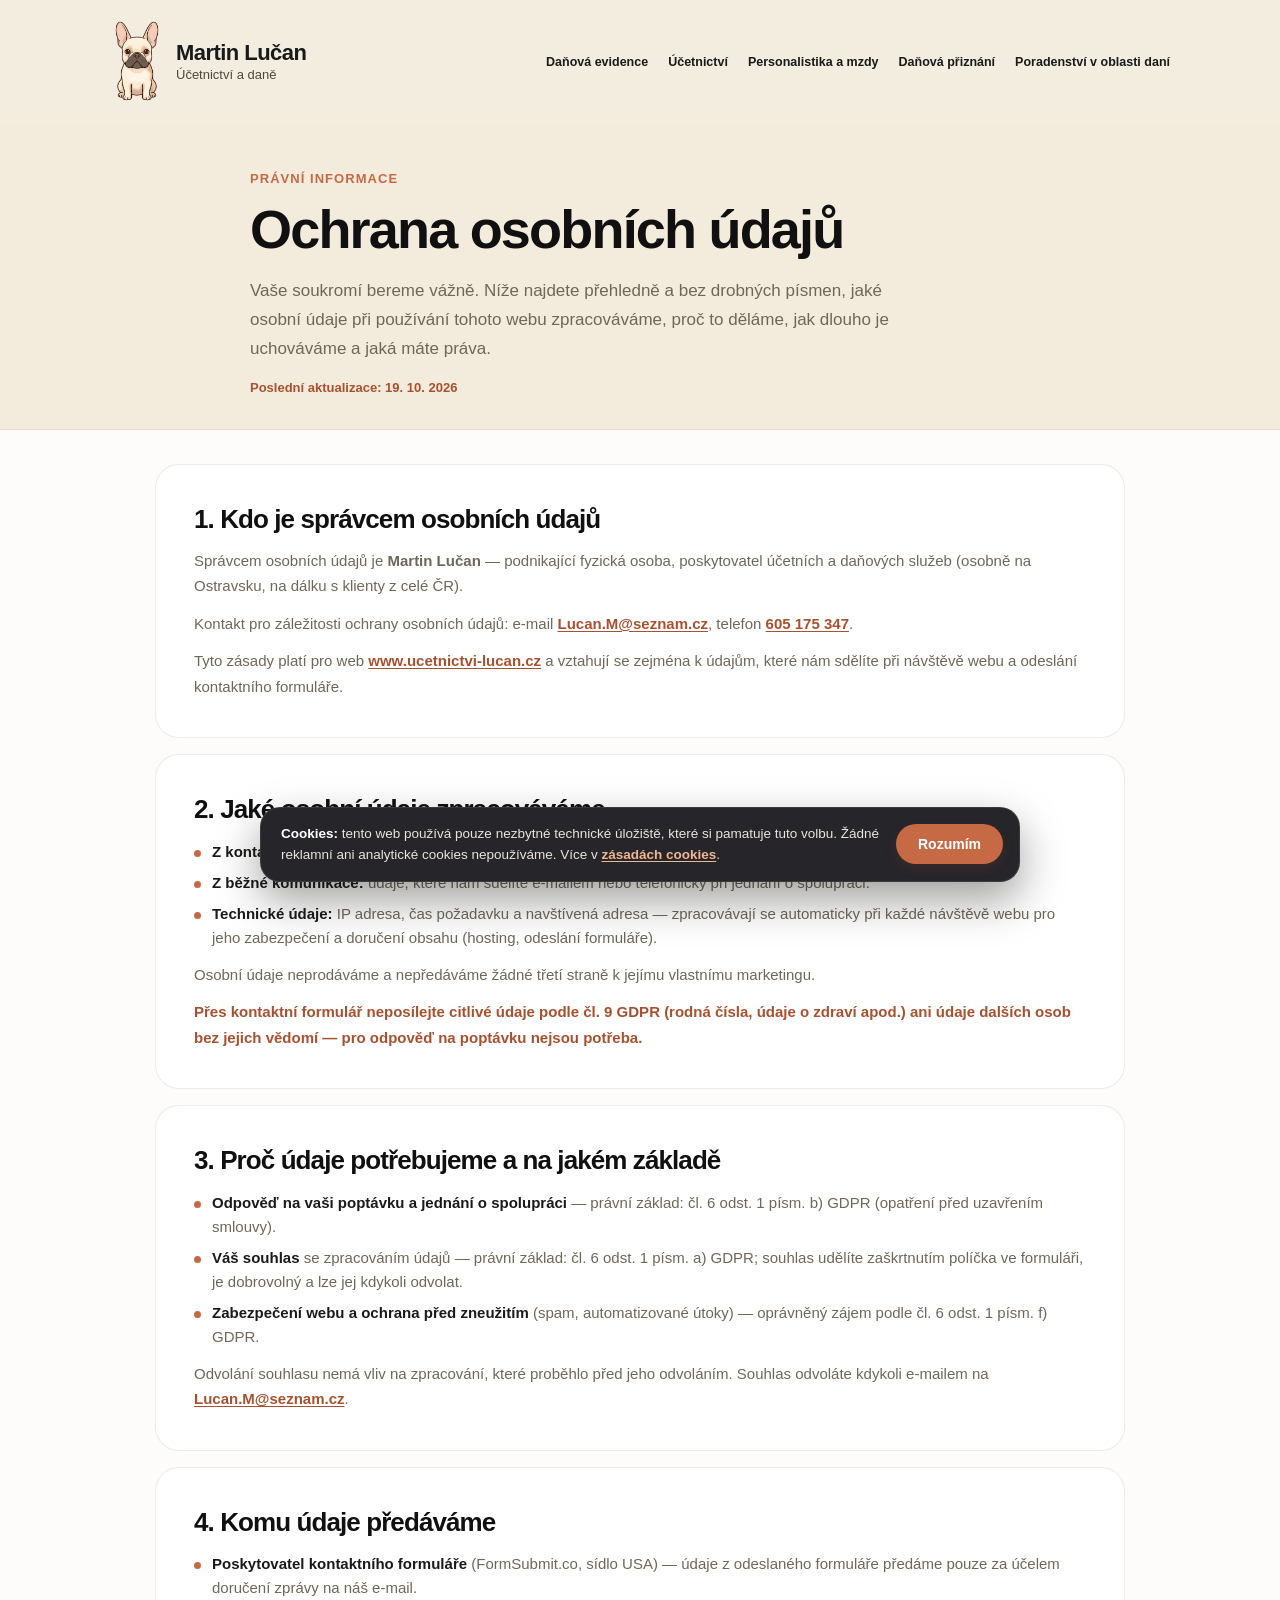
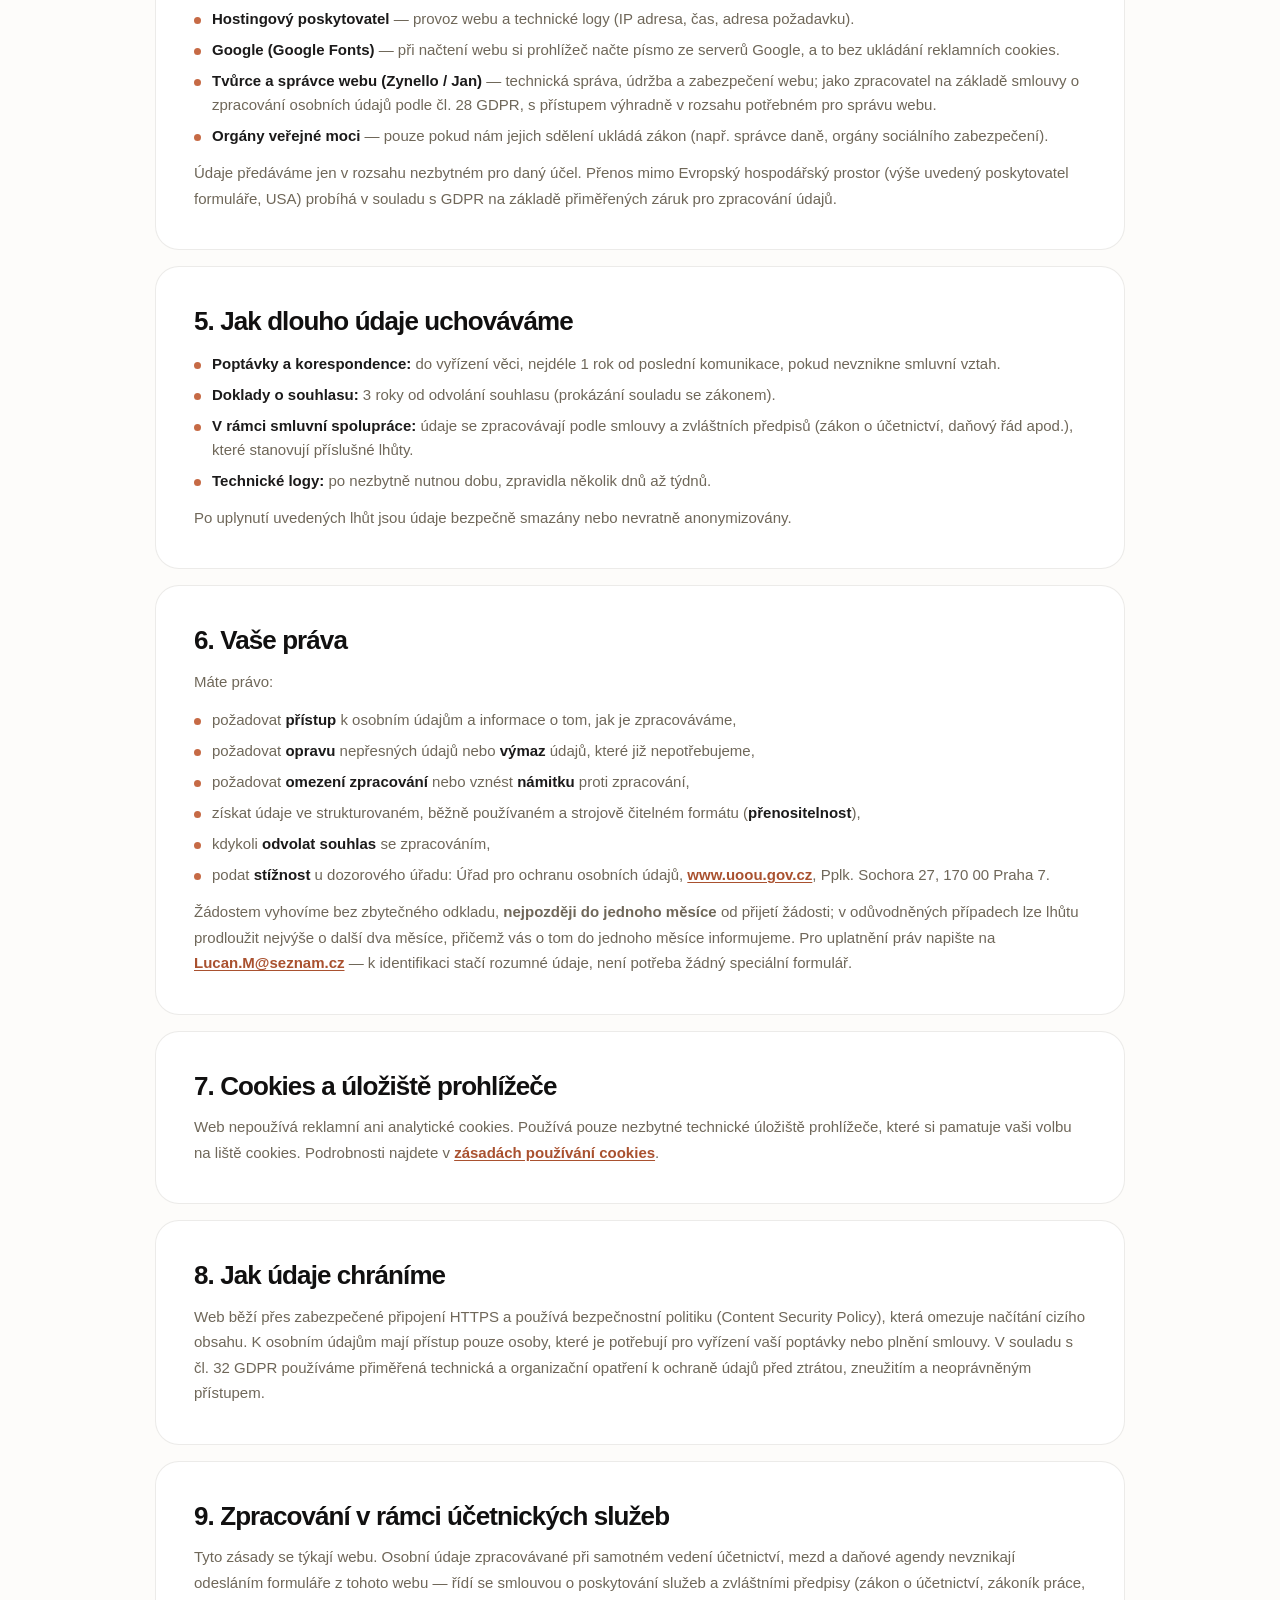
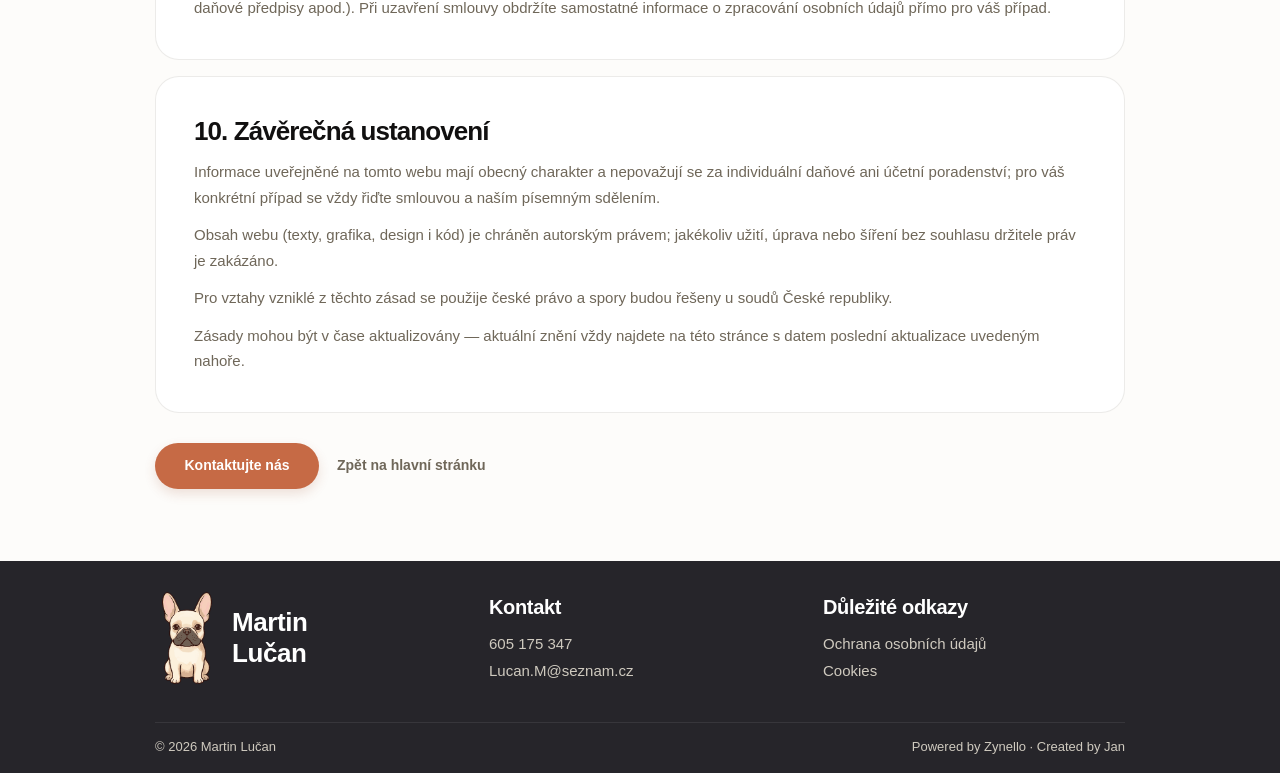
<file: ochrana-osobnich-udaju.html>
<!doctype html>
<html lang="cs">
<head>
  <meta charset="utf-8">
  <meta name="viewport" content="width=device-width, initial-scale=1">
  <meta http-equiv="Content-Security-Policy" content="default-src 'self'; base-uri 'self'; object-src 'none'; script-src 'self'; style-src 'self' 'unsafe-inline' https://fonts.googleapis.com; font-src 'self' https://fonts.gstatic.com; img-src 'self' data:; connect-src 'self' https://formsubmit.co; form-action 'self' https://formsubmit.co; upgrade-insecure-requests">
  <meta name="referrer" content="strict-origin-when-cross-origin">
  <meta name="theme-color" content="#F3ECDD">
  <meta name="description" content="Zásady ochrany osobních údajů webu ucetnictvi-lucan.cz — jaké údaje zpracováváme, proč, jak dlouho a jaká máte práva.">
  <title>Ochrana osobních údajů | Martin Lučan</title>
  <link rel="canonical" href="https://www.ucetnictvi-lucan.cz/ochrana-osobnich-udaju.html">
  <meta name="robots" content="index, follow, max-image-preview:large">
  <meta property="og:type" content="website">
  <meta property="og:locale" content="cs_CZ">
  <meta property="og:site_name" content="Martin Lučan | Účetnictví a daně">
  <meta property="og:title" content="Ochrana osobních údajů | Martin Lučan">
  <meta property="og:description" content="Zásady ochrany osobních údajů webu ucetnictvi-lucan.cz — jaké údaje zpracováváme, proč, jak dlouho a jaká máte práva.">
  <meta property="og:url" content="https://www.ucetnictvi-lucan.cz/ochrana-osobnich-udaju.html">
  <meta property="og:image" content="https://www.ucetnictvi-lucan.cz/og-image.jpg">
  <meta property="og:image:alt" content="Ilustrace dokladů a pořadačů pro účetnictví.">
  <meta property="og:image:width" content="1200">
  <meta property="og:image:height" content="630">
  <meta name="twitter:card" content="summary_large_image">
  <meta name="twitter:title" content="Ochrana osobních údajů | Martin Lučan">
  <meta name="twitter:description" content="Zásady ochrany osobních údajů webu ucetnictvi-lucan.cz — jaké údaje zpracováváme, proč, jak dlouho a jaká máte práva.">
  <meta name="twitter:image" content="https://www.ucetnictvi-lucan.cz/og-image.jpg">
  <script type="application/ld+json">
  {
    "@context": "https://schema.org",
    "@type": "WebPage",
    "name": "Ochrana osobních údajů | Martin Lučan",
    "url": "https://www.ucetnictvi-lucan.cz/ochrana-osobnich-udaju.html",
    "inLanguage": "cs-CZ",
    "description": "Zásady ochrany osobních údajů webu ucetnictvi-lucan.cz — jaké údaje zpracováváme, proč, jak dlouho a jaká máte práva."
  }
  </script>
  <link rel="icon" type="image/png" href="pes.png">
  <link rel="preconnect" href="https://fonts.googleapis.com">
  <link rel="preconnect" href="https://fonts.gstatic.com" crossorigin>
  <link href="https://fonts.googleapis.com/css2?family=Plus+Jakarta+Sans:wght@400;500;600;700;800&display=swap" rel="stylesheet">
  <link rel="stylesheet" href="style.css?v=14">
  <script src="script.js?v=9" defer></script>
</head>
<body>
  <a class="skip-link" href="#main-content">Přeskočit na obsah</a>
  <header class="site-header" id="site-header">
    <div class="header-inner">
      <a class="brand" href="index.html#home" aria-label="Martin Lučan — úvodní stránka">
        <img class="brand-dog" src="pes.png" alt="" width="174" height="300">
        <span class="brand-copy"><strong>Martin Lučan</strong><span>Účetnictví a daně</span></span>
      </a>
      <button class="nav-toggle" id="nav-toggle" type="button" aria-label="Otevřít menu" aria-expanded="false" aria-controls="main-nav">
        <span></span><span></span><span></span>
      </button>
      <nav class="main-nav" id="main-nav" aria-label="Hlavní navigace">
        <ul>
          <li><a href="danova-evidence.html">Daňová evidence</a></li>
          <li><a href="ucetnictvi.html">Účetnictví</a></li>
          <li><a href="personalistika-a-mzdy.html">Personalistika a mzdy</a></li>
          <li><a href="danova-priznani.html">Daňová přiznání</a></li>
          <li><a href="poradenstvi-v-oblasti-dani.html">Poradenství v oblasti daní</a></li>
        </ul>
      </nav>
    </div>
  </header>

  <main class="legal-main" id="main-content">
    <section class="legal-hero" aria-labelledby="legal-title">
      <div class="content-width legal-hero-copy">
        <p class="legal-eyebrow">Právní informace</p>
        <h1 class="legal-title" id="legal-title">Ochrana osobních údajů</h1>
        <p class="legal-lead">Vaše soukromí bereme vážně. Níže najdete přehledně a bez drobných písmen, jaké osobní údaje při používání tohoto webu zpracováváme, proč to děláme, jak dlouho je uchováváme a jaká máte práva.</p>
        <p class="legal-updated">Poslední aktualizace: 19. 10. 2026</p>
      </div>
    </section>

    <div class="content-width legal-body">
      <section class="legal-section" aria-labelledby="gdpr-spravce">
        <h2 id="gdpr-spravce">1. Kdo je správcem osobních údajů</h2>
        <p>Správcem osobních údajů je <strong>Martin Lučan</strong> — podnikající fyzická osoba, poskytovatel účetních a daňových služeb (osobně na Ostravsku, na dálku s klienty z celé ČR).</p>
        <p>Kontakt pro záležitosti ochrany osobních údajů: e-mail <a href="mailto:Lucan.M@seznam.cz">Lucan.M@seznam.cz</a>, telefon <a href="tel:+420605175347">605 175 347</a>.</p>
        <p>Tyto zásady platí pro web <a href="index.html">www.ucetnictvi-lucan.cz</a> a vztahují se zejména k údajům, které nám sdělíte při návštěvě webu a odeslání kontaktního formuláře.</p>
      </section>

      <section class="legal-section" aria-labelledby="gdpr-data">
        <h2 id="gdpr-data">2. Jaké osobní údaje zpracováváme</h2>
        <ul>
          <li><strong>Z kontaktního formuláře:</strong> jméno a příjmení, e-mailová adresa a obsah zprávy, které sami vyplníte.</li>
          <li><strong>Z běžné komunikace:</strong> údaje, které nám sdělíte e-mailem nebo telefonicky při jednání o spolupráci.</li>
          <li><strong>Technické údaje:</strong> IP adresa, čas požadavku a navštívená adresa — zpracovávají se automaticky při každé návštěvě webu pro jeho zabezpečení a doručení obsahu (hosting, odeslání formuláře).</li>
        </ul>
        <p>Osobní údaje neprodáváme a nepředáváme žádné třetí straně k jejímu vlastnímu marketingu.</p>
        <p class="legal-note">Přes kontaktní formulář neposílejte citlivé údaje podle čl. 9 GDPR (rodná čísla, údaje o zdraví apod.) ani údaje dalších osob bez jejich vědomí — pro odpověď na poptávku nejsou potřeba.</p>
      </section>

      <section class="legal-section" aria-labelledby="gdpr-ucel">
        <h2 id="gdpr-ucel">3. Proč údaje potřebujeme a na jakém základě</h2>
        <ul>
          <li><strong>Odpověď na vaši poptávku a jednání o spolupráci</strong> — právní základ: čl. 6 odst. 1 písm. b) GDPR (opatření před uzavřením smlouvy).</li>
          <li><strong>Váš souhlas</strong> se zpracováním údajů — právní základ: čl. 6 odst. 1 písm. a) GDPR; souhlas udělíte zaškrtnutím políčka ve formuláři, je dobrovolný a lze jej kdykoli odvolat.</li>
          <li><strong>Zabezpečení webu a ochrana před zneužitím</strong> (spam, automatizované útoky) — oprávněný zájem podle čl. 6 odst. 1 písm. f) GDPR.</li>
        </ul>
        <p>Odvolání souhlasu nemá vliv na zpracování, které proběhlo před jeho odvoláním. Souhlas odvoláte kdykoli e-mailem na <a href="mailto:Lucan.M@seznam.cz">Lucan.M@seznam.cz</a>.</p>
      </section>

      <section class="legal-section" aria-labelledby="gdpr-prijemci">
        <h2 id="gdpr-prijemci">4. Komu údaje předáváme</h2>
        <ul>
          <li><strong>Poskytovatel kontaktního formuláře</strong> (FormSubmit.co, sídlo USA) — údaje z odeslaného formuláře předáme pouze za účelem doručení zprávy na náš e-mail.</li>
          <li><strong>Hostingový poskytovatel</strong> — provoz webu a technické logy (IP adresa, čas, adresa požadavku).</li>
          <li><strong>Google (Google Fonts)</strong> — při načtení webu si prohlížeč načte písmo ze serverů Google, a to bez ukládání reklamních cookies.</li>
          <li><strong>Tvůrce a správce webu (Zynello / Jan)</strong> — technická správa, údržba a zabezpečení webu; jako zpracovatel na základě smlouvy o zpracování osobních údajů podle čl. 28 GDPR, s přístupem výhradně v rozsahu potřebném pro správu webu.</li>
          <li><strong>Orgány veřejné moci</strong> — pouze pokud nám jejich sdělení ukládá zákon (např. správce daně, orgány sociálního zabezpečení).</li>
        </ul>
        <p>Údaje předáváme jen v rozsahu nezbytném pro daný účel. Přenos mimo Evropský hospodářský prostor (výše uvedený poskytovatel formuláře, USA) probíhá v souladu s GDPR na základě přiměřených záruk pro zpracování údajů.</p>
      </section>

      <section class="legal-section" aria-labelledby="gdpr-doba">
        <h2 id="gdpr-doba">5. Jak dlouho údaje uchováváme</h2>
        <ul>
          <li><strong>Poptávky a korespondence:</strong> do vyřízení věci, nejdéle 1 rok od poslední komunikace, pokud nevznikne smluvní vztah.</li>
          <li><strong>Doklady o souhlasu:</strong> 3 roky od odvolání souhlasu (prokázání souladu se zákonem).</li>
          <li><strong>V rámci smluvní spolupráce:</strong> údaje se zpracovávají podle smlouvy a zvláštních předpisů (zákon o účetnictví, daňový řád apod.), které stanovují příslušné lhůty.</li>
          <li><strong>Technické logy:</strong> po nezbytně nutnou dobu, zpravidla několik dnů až týdnů.</li>
        </ul>
        <p>Po uplynutí uvedených lhůt jsou údaje bezpečně smazány nebo nevratně anonymizovány.</p>
      </section>

      <section class="legal-section" aria-labelledby="gdpr-prava">
        <h2 id="gdpr-prava">6. Vaše práva</h2>
        <p>Máte právo:</p>
        <ul>
          <li>požadovat <strong>přístup</strong> k osobním údajům a informace o tom, jak je zpracováváme,</li>
          <li>požadovat <strong>opravu</strong> nepřesných údajů nebo <strong>výmaz</strong> údajů, které již nepotřebujeme,</li>
          <li>požadovat <strong>omezení zpracování</strong> nebo vznést <strong>námitku</strong> proti zpracování,</li>
          <li>získat údaje ve strukturovaném, běžně používaném a strojově čitelném formátu (<strong>přenositelnost</strong>),</li>
          <li>kdykoli <strong>odvolat souhlas</strong> se zpracováním,</li>
          <li>podat <strong>stížnost</strong> u dozorového úřadu: Úřad pro ochranu osobních údajů, <a href="https://www.uoou.gov.cz/" rel="noopener">www.uoou.gov.cz</a>, Pplk. Sochora 27, 170 00 Praha 7.</li>
        </ul>
        <p>Žádostem vyhovíme bez zbytečného odkladu, <strong>nejpozději do jednoho měsíce</strong> od přijetí žádosti; v odůvodněných případech lze lhůtu prodloužit nejvýše o další dva měsíce, přičemž vás o tom do jednoho měsíce informujeme. Pro uplatnění práv napište na <a href="mailto:Lucan.M@seznam.cz">Lucan.M@seznam.cz</a> — k identifikaci stačí rozumné údaje, není potřeba žádný speciální formulář.</p>
      </section>

      <section class="legal-section" aria-labelledby="gdpr-cookies">
        <h2 id="gdpr-cookies">7. Cookies a úložiště prohlížeče</h2>
        <p>Web nepoužívá reklamní ani analytické cookies. Používá pouze nezbytné technické úložiště prohlížeče, které si pamatuje vaši volbu na liště cookies. Podrobnosti najdete v <a href="cookies.html">zásadách používání cookies</a>.</p>
      </section>

      <section class="legal-section" aria-labelledby="gdpr-zabezpeceni">
        <h2 id="gdpr-zabezpeceni">8. Jak údaje chráníme</h2>
        <p>Web běží přes zabezpečené připojení HTTPS a používá bezpečnostní politiku (Content Security Policy), která omezuje načítání cizího obsahu. K osobním údajům mají přístup pouze osoby, které je potřebují pro vyřízení vaší poptávky nebo plnění smlouvy. V souladu s čl. 32 GDPR používáme přiměřená technická a organizační opatření k ochraně údajů před ztrátou, zneužitím a neoprávněným přístupem.</p>
      </section>

      <section class="legal-section" aria-labelledby="gdpr-sluzby">
        <h2 id="gdpr-sluzby">9. Zpracování v rámci účetnických služeb</h2>
        <p>Tyto zásady se týkají webu. Osobní údaje zpracovávané při samotném vedení účetnictví, mezd a daňové agendy nevznikají odesláním formuláře z tohoto webu — řídí se smlouvou o poskytování služeb a zvláštními předpisy (zákon o účetnictví, zákoník práce, daňové předpisy apod.). Při uzavření smlouvy obdržíte samostatné informace o zpracování osobních údajů přímo pro váš případ.</p>
      </section>

      <section class="legal-section" aria-labelledby="gdpr-zaver">
        <h2 id="gdpr-zaver">10. Závěrečná ustanovení</h2>
        <p>Informace uveřejněné na tomto webu mají obecný charakter a nepovažují se za individuální daňové ani účetní poradenství; pro váš konkrétní případ se vždy řiďte smlouvou a naším písemným sdělením.</p>
        <p>Obsah webu (texty, grafika, design i kód) je chráněn autorským právem; jakékoliv užití, úprava nebo šíření bez souhlasu držitele práv je zakázáno.</p>
        <p>Pro vztahy vzniklé z těchto zásad se použije české právo a spory budou řešeny u soudů České republiky.</p>
        <p>Zásady mohou být v čase aktualizovány — aktuální znění vždy najdete na této stránce s datem poslední aktualizace uvedeným nahoře.</p>
      </section>

      <div class="legal-actions">
        <a class="button button-primary" href="index.html#kontakt">Kontaktujte nás</a>
        <a class="service-home-link" href="index.html#home">Zpět na hlavní stránku</a>
      </div>
    </div>
  </main>

  <footer class="site-footer">
    <div class="content-width footer-main">
      <div class="footer-grid">
        <a class="footer-brand" href="index.html#home" aria-label="Martin Lučan — zpět na úvod">
          <img src="pes.png" alt="" width="174" height="300" loading="lazy">
          <span>Martin<br>Lučan</span>
        </a>
        <div class="footer-column">
          <h2>Kontakt</h2>
          <a href="tel:+420605175347">605 175 347</a>
          <a href="mailto:Lucan.M@seznam.cz">Lucan.M@seznam.cz</a>
        </div>
        <div class="footer-column">
          <h2>Důležité odkazy</h2>
          <a href="ochrana-osobnich-udaju.html" aria-current="page">Ochrana osobních údajů</a>
          <a href="cookies.html">Cookies</a>
        </div>
      </div>
    </div>
    <div class="content-width footer-bottom">
      <span>© 2026 Martin Lučan</span>
      <span>Powered by Zynello · Created by Jan</span>
    </div>
  </footer>
</body>
</html>
</file>
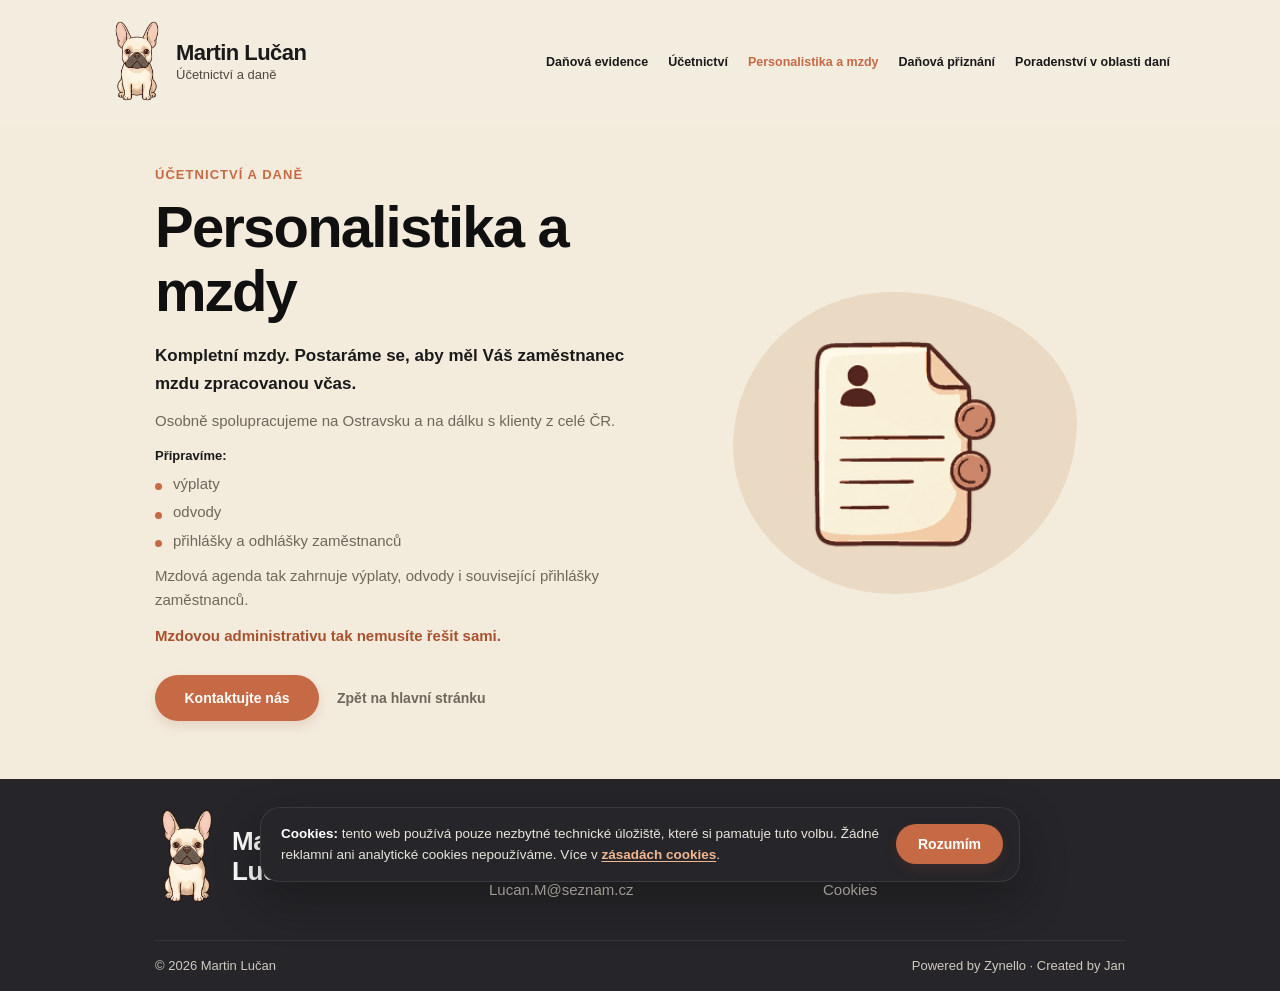
<file: personalistika-a-mzdy.html>
<!doctype html>
<html lang="cs">
<head>
  <meta charset="utf-8">
  <meta name="viewport" content="width=device-width, initial-scale=1">
  <meta http-equiv="Content-Security-Policy" content="default-src 'self'; base-uri 'self'; object-src 'none'; script-src 'self'; style-src 'self' 'unsafe-inline' https://fonts.googleapis.com; font-src 'self' https://fonts.gstatic.com; img-src 'self' data:; connect-src 'self' https://formsubmit.co; form-action 'self' https://formsubmit.co; upgrade-insecure-requests">
  <meta name="referrer" content="strict-origin-when-cross-origin">
  <meta name="theme-color" content="#F3ECDD">
  <meta name="description" content="Zpracování mezd, výplat a odvodů i přihlášek a odhlášek zaměstnanců. Osobně na Ostravsku, vzdáleně po celé ČR.">
  <title>Zpracování mezd a mzdová agenda | Martin Lučan</title>
  <link rel="canonical" href="https://www.ucetnictvi-lucan.cz/personalistika-a-mzdy.html">
  <meta name="robots" content="index, follow, max-image-preview:large">
  <meta property="og:type" content="website">
  <meta property="og:locale" content="cs_CZ">
  <meta property="og:site_name" content="Martin Lučan | Účetnictví a daně">
  <meta property="og:title" content="Zpracování mezd a mzdová agenda | Martin Lučan">
  <meta property="og:description" content="Zpracování mezd, výplat a odvodů i přihlášek a odhlášek zaměstnanců. Osobně na Ostravsku, vzdáleně po celé ČR.">
  <meta property="og:url" content="https://www.ucetnictvi-lucan.cz/personalistika-a-mzdy.html">
  <meta property="og:image" content="https://www.ucetnictvi-lucan.cz/og-image.jpg">
  <meta property="og:image:alt" content="Ilustrace dokladů a pořadačů pro účetnictví.">
  <meta property="og:image:width" content="1200">
  <meta property="og:image:height" content="630">
  <meta name="twitter:card" content="summary_large_image">
  <meta name="twitter:title" content="Zpracování mezd a mzdová agenda | Martin Lučan">
  <meta name="twitter:description" content="Zpracování mezd, výplat a odvodů i přihlášek a odhlášek zaměstnanců. Osobně na Ostravsku, vzdáleně po celé ČR.">
  <meta name="twitter:image" content="https://www.ucetnictvi-lucan.cz/og-image.jpg">
  <script type="application/ld+json">
  {
    "@context": "https://schema.org",
    "@type": "Service",
    "name": "Zpracování mezd a mzdová agenda",
    "url": "https://www.ucetnictvi-lucan.cz/personalistika-a-mzdy.html",
    "description": "Zpracování mezd, výplat a odvodů i přihlášek a odhlášek zaměstnanců. Osobně na Ostravsku, vzdáleně po celé ČR.",
    "areaServed": [
      {
        "@type": "AdministrativeArea",
        "name": "Ostravsko"
      },
      {
        "@type": "Country",
        "name": "Česká republika"
      }
    ],
    "provider": {
      "@type": "Person",
      "name": "Martin Lučan"
    }
  }
  </script>
  <link rel="icon" type="image/png" href="pes.png">
  <link rel="preconnect" href="https://fonts.googleapis.com">
  <link rel="preconnect" href="https://fonts.gstatic.com" crossorigin>
  <link href="https://fonts.googleapis.com/css2?family=Plus+Jakarta+Sans:wght@400;500;600;700;800&display=swap" rel="stylesheet">
  <link rel="stylesheet" href="style.css?v=14">
  <script src="script.js?v=9" defer></script>
</head>
<body>
  <a class="skip-link" href="#main-content">Přeskočit na obsah</a>
  <header class="site-header" id="site-header">
    <div class="header-inner">
      <a class="brand" href="index.html#home" aria-label="Martin Lučan — úvodní stránka">
        <img class="brand-dog" src="pes.png" alt="" width="174" height="300">
        <span class="brand-copy"><strong>Martin Lučan</strong><span>Účetnictví a daně</span></span>
      </a>
      <button class="nav-toggle" id="nav-toggle" type="button" aria-label="Otevřít menu" aria-expanded="false" aria-controls="main-nav">
        <span></span><span></span><span></span>
      </button>
      <nav class="main-nav" id="main-nav" aria-label="Hlavní navigace">
        <ul>
          <li><a href="danova-evidence.html">Daňová evidence</a></li>
          <li><a href="ucetnictvi.html">Účetnictví</a></li>
          <li><a href="personalistika-a-mzdy.html" aria-current="page">Personalistika a mzdy</a></li>
          <li><a href="danova-priznani.html">Daňová přiznání</a></li>
          <li><a href="poradenstvi-v-oblasti-dani.html">Poradenství v oblasti daní</a></li>
        </ul>
      </nav>
    </div>
  </header>
  <main class="service-detail-main" id="main-content">
    <section class="service-detail-hero" aria-labelledby="service-title">
      <div class="content-width service-detail-layout">
        <div class="service-detail-copy">
          <p class="service-detail-eyebrow">Účetnictví a daně</p>
          <h1 id="service-title">Personalistika a mzdy</h1>
          <div class="service-detail-body">
            <p class="service-detail-lead">Kompletní mzdy. Postaráme se, aby měl Váš zaměstnanec mzdu zpracovanou včas.</p>
            <p class="service-detail-description">Osobně spolupracujeme na Ostravsku a na dálku s klienty z celé ČR.</p>
            <p class="service-detail-list-label">Připravíme:</p>
            <ul class="service-detail-points">
              <li>výplaty</li>
              <li>odvody</li>
              <li>přihlášky a odhlášky zaměstnanců</li>
            </ul>
            <p class="service-detail-description">Mzdová agenda tak zahrnuje výplaty, odvody i související přihlášky zaměstnanců.</p>
            <p class="service-detail-note">Mzdovou administrativu tak nemusíte řešit sami.</p>
          </div>
          <div class="service-detail-actions">
            <a class="button button-primary" href="index.html#kontakt">Kontaktujte nás</a>
            <a class="service-home-link" href="index.html#home">Zpět na hlavní stránku</a>
          </div>
        </div>
        <figure class="service-detail-art">
          <img src="ikona-personalistika-mzdy.png" alt="Výplatní doklad s vyobrazením zaměstnance a mincí." width="200" height="200">
        </figure>
      </div>
    </section>
  </main>
  <footer class="site-footer">
    <div class="content-width footer-main">
      <div class="footer-grid">
        <a class="footer-brand" href="index.html#home" aria-label="Martin Lučan — zpět na úvod">
          <img src="pes.png" alt="" width="174" height="300" loading="lazy">
          <span>Martin<br>Lučan</span>
        </a>
        <div class="footer-column">
          <h2>Kontakt</h2>
          <a href="tel:+420605175347">605 175 347</a>
          <a href="mailto:Lucan.M@seznam.cz">Lucan.M@seznam.cz</a>
        </div>
        <div class="footer-column">
          <h2>Důležité odkazy</h2>
          <a href="ochrana-osobnich-udaju.html">Ochrana osobních údajů</a>
          <a href="cookies.html">Cookies</a>
        </div>
      </div>
    </div>
    <div class="content-width footer-bottom">
      <span>© 2026 Martin Lučan</span>
      <span>Powered by Zynello · Created by Jan</span>
    </div>
  </footer>
</body>
</html>
</file>
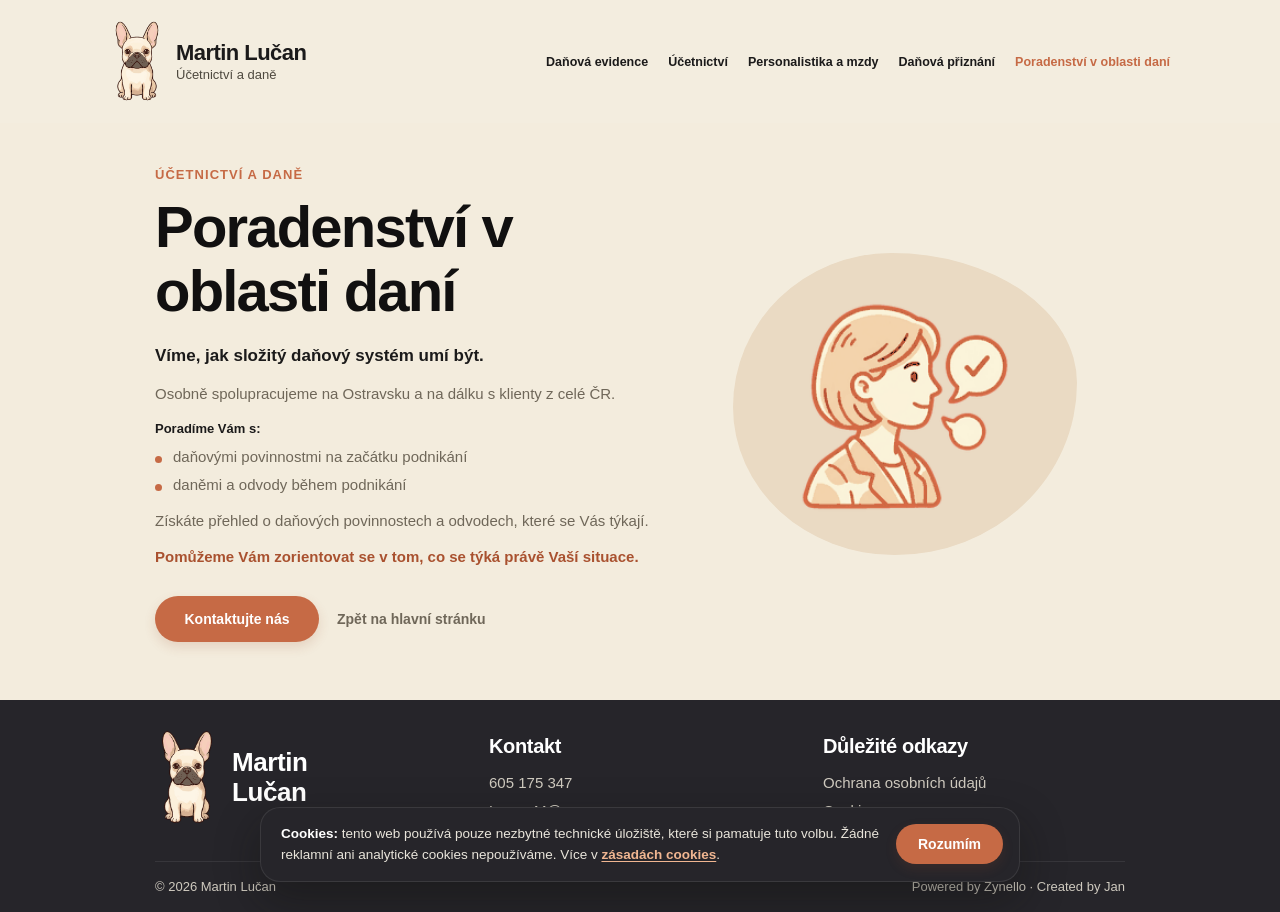
<file: poradenstvi-v-oblasti-dani.html>
<!doctype html>
<html lang="cs">
<head>
  <meta charset="utf-8">
  <meta name="viewport" content="width=device-width, initial-scale=1">
  <meta http-equiv="Content-Security-Policy" content="default-src 'self'; base-uri 'self'; object-src 'none'; script-src 'self'; style-src 'self' 'unsafe-inline' https://fonts.googleapis.com; font-src 'self' https://fonts.gstatic.com; img-src 'self' data:; connect-src 'self' https://formsubmit.co; form-action 'self' https://formsubmit.co; upgrade-insecure-requests">
  <meta name="referrer" content="strict-origin-when-cross-origin">
  <meta name="theme-color" content="#F3ECDD">
  <meta name="description" content="Pomoc s orientací v daňových povinnostech a odvodech při začátku i během podnikání. Ostravsko osobně, celá ČR na dálku.">
  <title>Poradenství v oblasti daní | Martin Lučan</title>
  <link rel="canonical" href="https://www.ucetnictvi-lucan.cz/poradenstvi-v-oblasti-dani.html">
  <meta name="robots" content="index, follow, max-image-preview:large">
  <meta property="og:type" content="website">
  <meta property="og:locale" content="cs_CZ">
  <meta property="og:site_name" content="Martin Lučan | Účetnictví a daně">
  <meta property="og:title" content="Poradenství v oblasti daní | Martin Lučan">
  <meta property="og:description" content="Pomoc s orientací v daňových povinnostech a odvodech při začátku i během podnikání. Ostravsko osobně, celá ČR na dálku.">
  <meta property="og:url" content="https://www.ucetnictvi-lucan.cz/poradenstvi-v-oblasti-dani.html">
  <meta property="og:image" content="https://www.ucetnictvi-lucan.cz/og-image.jpg">
  <meta property="og:image:alt" content="Ilustrace dokladů a pořadačů pro účetnictví.">
  <meta property="og:image:width" content="1200">
  <meta property="og:image:height" content="630">
  <meta name="twitter:card" content="summary_large_image">
  <meta name="twitter:title" content="Poradenství v oblasti daní | Martin Lučan">
  <meta name="twitter:description" content="Pomoc s orientací v daňových povinnostech a odvodech při začátku i během podnikání. Ostravsko osobně, celá ČR na dálku.">
  <meta name="twitter:image" content="https://www.ucetnictvi-lucan.cz/og-image.jpg">
  <script type="application/ld+json">
  {
    "@context": "https://schema.org",
    "@type": "Service",
    "name": "Poradenství v oblasti daní",
    "url": "https://www.ucetnictvi-lucan.cz/poradenstvi-v-oblasti-dani.html",
    "description": "Pomoc s orientací v daňových povinnostech a odvodech při začátku i během podnikání. Ostravsko osobně, celá ČR na dálku.",
    "areaServed": [
      {
        "@type": "AdministrativeArea",
        "name": "Ostravsko"
      },
      {
        "@type": "Country",
        "name": "Česká republika"
      }
    ],
    "provider": {
      "@type": "Person",
      "name": "Martin Lučan"
    }
  }
  </script>
  <link rel="icon" type="image/png" href="pes.png">
  <link rel="preconnect" href="https://fonts.googleapis.com">
  <link rel="preconnect" href="https://fonts.gstatic.com" crossorigin>
  <link href="https://fonts.googleapis.com/css2?family=Plus+Jakarta+Sans:wght@400;500;600;700;800&display=swap" rel="stylesheet">
  <link rel="stylesheet" href="style.css?v=14">
  <script src="script.js?v=9" defer></script>
</head>
<body>
  <a class="skip-link" href="#main-content">Přeskočit na obsah</a>
  <header class="site-header" id="site-header">
    <div class="header-inner">
      <a class="brand" href="index.html#home" aria-label="Martin Lučan — úvodní stránka">
        <img class="brand-dog" src="pes.png" alt="" width="174" height="300">
        <span class="brand-copy"><strong>Martin Lučan</strong><span>Účetnictví a daně</span></span>
      </a>
      <button class="nav-toggle" id="nav-toggle" type="button" aria-label="Otevřít menu" aria-expanded="false" aria-controls="main-nav">
        <span></span><span></span><span></span>
      </button>
      <nav class="main-nav" id="main-nav" aria-label="Hlavní navigace">
        <ul>
          <li><a href="danova-evidence.html">Daňová evidence</a></li>
          <li><a href="ucetnictvi.html">Účetnictví</a></li>
          <li><a href="personalistika-a-mzdy.html">Personalistika a mzdy</a></li>
          <li><a href="danova-priznani.html">Daňová přiznání</a></li>
          <li><a href="poradenstvi-v-oblasti-dani.html" aria-current="page">Poradenství v oblasti daní</a></li>
        </ul>
      </nav>
    </div>
  </header>
  <main class="service-detail-main" id="main-content">
    <section class="service-detail-hero" aria-labelledby="service-title">
      <div class="content-width service-detail-layout">
        <div class="service-detail-copy">
          <p class="service-detail-eyebrow">Účetnictví a daně</p>
          <h1 id="service-title">Poradenství v oblasti daní</h1>
          <div class="service-detail-body">
            <p class="service-detail-lead">Víme, jak složitý daňový systém umí být.</p>
            <p class="service-detail-description">Osobně spolupracujeme na Ostravsku a na dálku s klienty z celé ČR.</p>
            <p class="service-detail-list-label">Poradíme Vám s:</p>
            <ul class="service-detail-points">
              <li>daňovými povinnostmi na začátku podnikání</li>
              <li>daněmi a odvody během podnikání</li>
            </ul>
            <p class="service-detail-description">Získáte přehled o daňových povinnostech a odvodech, které se Vás týkají.</p>
            <p class="service-detail-note">Pomůžeme Vám zorientovat se v tom, co se týká právě Vaší situace.</p>
          </div>
          <div class="service-detail-actions">
            <a class="button button-primary" href="index.html#kontakt">Kontaktujte nás</a>
            <a class="service-home-link" href="index.html#home">Zpět na hlavní stránku</a>
          </div>
        </div>
        <figure class="service-detail-art">
          <img src="ikona-poradenstvi-dane.png" alt="Ilustrace konzultace k daňovým povinnostem." width="200" height="200">
        </figure>
      </div>
    </section>
  </main>
  <footer class="site-footer">
    <div class="content-width footer-main">
      <div class="footer-grid">
        <a class="footer-brand" href="index.html#home" aria-label="Martin Lučan — zpět na úvod">
          <img src="pes.png" alt="" width="174" height="300" loading="lazy">
          <span>Martin<br>Lučan</span>
        </a>
        <div class="footer-column">
          <h2>Kontakt</h2>
          <a href="tel:+420605175347">605 175 347</a>
          <a href="mailto:Lucan.M@seznam.cz">Lucan.M@seznam.cz</a>
        </div>
        <div class="footer-column">
          <h2>Důležité odkazy</h2>
          <a href="ochrana-osobnich-udaju.html">Ochrana osobních údajů</a>
          <a href="cookies.html">Cookies</a>
        </div>
      </div>
    </div>
    <div class="content-width footer-bottom">
      <span>© 2026 Martin Lučan</span>
      <span>Powered by Zynello · Created by Jan</span>
    </div>
  </footer>
</body>
</html>
</file>
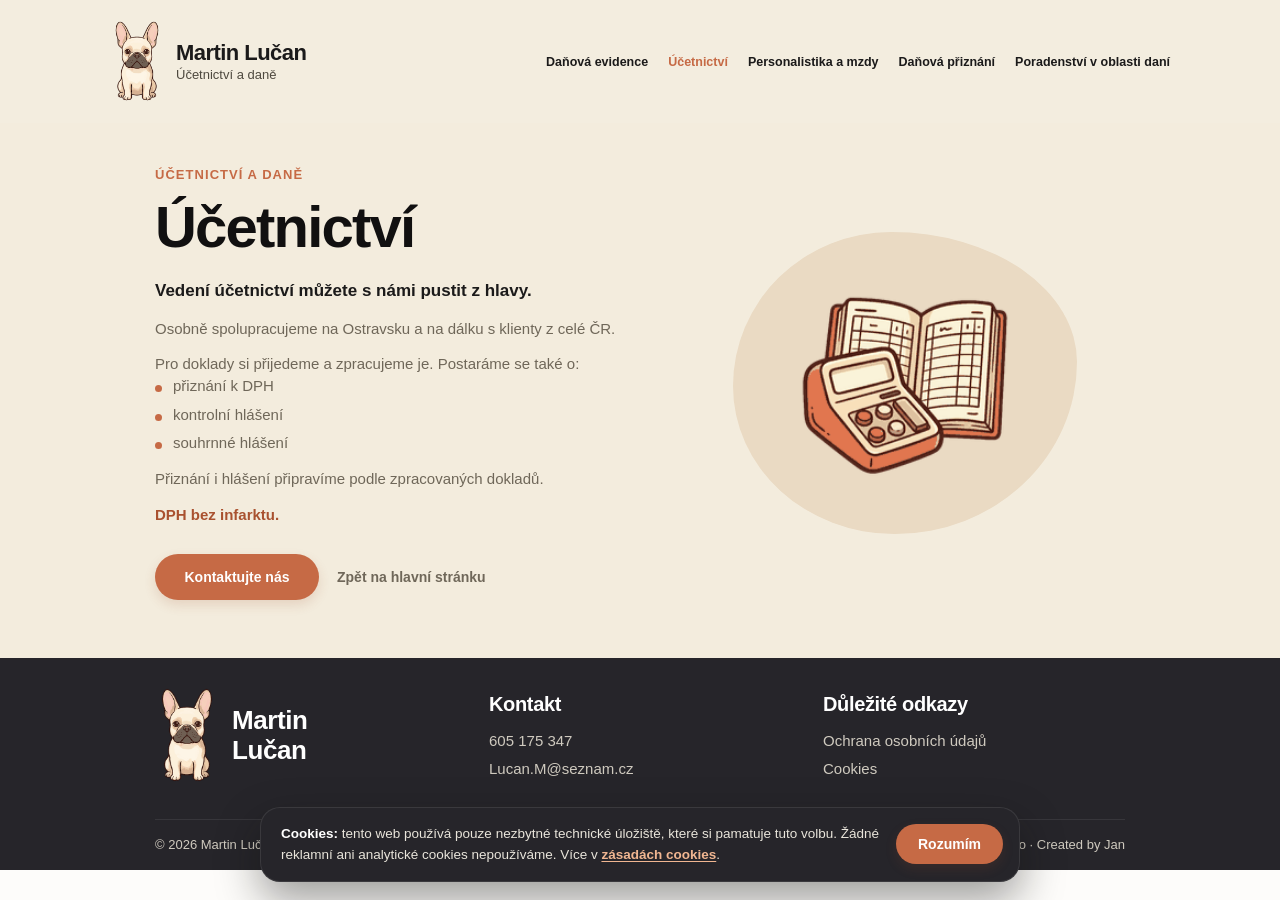
<file: ucetnictvi.html>
<!doctype html>
<html lang="cs">
<head>
  <meta charset="utf-8">
  <meta name="viewport" content="width=device-width, initial-scale=1">
  <meta http-equiv="Content-Security-Policy" content="default-src 'self'; base-uri 'self'; object-src 'none'; script-src 'self'; style-src 'self' 'unsafe-inline' https://fonts.googleapis.com; font-src 'self' https://fonts.gstatic.com; img-src 'self' data:; connect-src 'self' https://formsubmit.co; form-action 'self' https://formsubmit.co; upgrade-insecure-requests">
  <meta name="referrer" content="strict-origin-when-cross-origin">
  <meta name="theme-color" content="#F3ECDD">
  <meta name="description" content="Vedení účetnictví, zpracování dokladů, přiznání k DPH, kontrolní a souhrnná hlášení. Ostravsko osobně, celá ČR na dálku.">
  <title>Vedení účetnictví a DPH | Martin Lučan</title>
  <link rel="canonical" href="https://www.ucetnictvi-lucan.cz/ucetnictvi.html">
  <meta name="robots" content="index, follow, max-image-preview:large">
  <meta property="og:type" content="website">
  <meta property="og:locale" content="cs_CZ">
  <meta property="og:site_name" content="Martin Lučan | Účetnictví a daně">
  <meta property="og:title" content="Vedení účetnictví a DPH | Martin Lučan">
  <meta property="og:description" content="Vedení účetnictví, zpracování dokladů, přiznání k DPH, kontrolní a souhrnná hlášení. Ostravsko osobně, celá ČR na dálku.">
  <meta property="og:url" content="https://www.ucetnictvi-lucan.cz/ucetnictvi.html">
  <meta property="og:image" content="https://www.ucetnictvi-lucan.cz/og-image.jpg">
  <meta property="og:image:alt" content="Ilustrace dokladů a pořadačů pro účetnictví.">
  <meta property="og:image:width" content="1200">
  <meta property="og:image:height" content="630">
  <meta name="twitter:card" content="summary_large_image">
  <meta name="twitter:title" content="Vedení účetnictví a DPH | Martin Lučan">
  <meta name="twitter:description" content="Vedení účetnictví, zpracování dokladů, přiznání k DPH, kontrolní a souhrnná hlášení. Ostravsko osobně, celá ČR na dálku.">
  <meta name="twitter:image" content="https://www.ucetnictvi-lucan.cz/og-image.jpg">
  <script type="application/ld+json">
  {
    "@context": "https://schema.org",
    "@type": "Service",
    "name": "Vedení účetnictví",
    "url": "https://www.ucetnictvi-lucan.cz/ucetnictvi.html",
    "description": "Vedení účetnictví, zpracování dokladů, přiznání k DPH, kontrolní a souhrnná hlášení. Ostravsko osobně, celá ČR na dálku.",
    "areaServed": [
      {
        "@type": "AdministrativeArea",
        "name": "Ostravsko"
      },
      {
        "@type": "Country",
        "name": "Česká republika"
      }
    ],
    "provider": {
      "@type": "Person",
      "name": "Martin Lučan"
    }
  }
  </script>
  <link rel="icon" type="image/png" href="pes.png">
  <link rel="preconnect" href="https://fonts.googleapis.com">
  <link rel="preconnect" href="https://fonts.gstatic.com" crossorigin>
  <link href="https://fonts.googleapis.com/css2?family=Plus+Jakarta+Sans:wght@400;500;600;700;800&display=swap" rel="stylesheet">
  <link rel="stylesheet" href="style.css?v=14">
  <script src="script.js?v=9" defer></script>
</head>
<body>
  <a class="skip-link" href="#main-content">Přeskočit na obsah</a>
  <header class="site-header" id="site-header">
    <div class="header-inner">
      <a class="brand" href="index.html#home" aria-label="Martin Lučan — úvodní stránka">
        <img class="brand-dog" src="pes.png" alt="" width="174" height="300">
        <span class="brand-copy"><strong>Martin Lučan</strong><span>Účetnictví a daně</span></span>
      </a>
      <button class="nav-toggle" id="nav-toggle" type="button" aria-label="Otevřít menu" aria-expanded="false" aria-controls="main-nav">
        <span></span><span></span><span></span>
      </button>
      <nav class="main-nav" id="main-nav" aria-label="Hlavní navigace">
        <ul>
          <li><a href="danova-evidence.html">Daňová evidence</a></li>
          <li><a href="ucetnictvi.html" aria-current="page">Účetnictví</a></li>
          <li><a href="personalistika-a-mzdy.html">Personalistika a mzdy</a></li>
          <li><a href="danova-priznani.html">Daňová přiznání</a></li>
          <li><a href="poradenstvi-v-oblasti-dani.html">Poradenství v oblasti daní</a></li>
        </ul>
      </nav>
    </div>
  </header>
  <main class="service-detail-main" id="main-content">
    <section class="service-detail-hero" aria-labelledby="service-title">
      <div class="content-width service-detail-layout">
        <div class="service-detail-copy">
          <p class="service-detail-eyebrow">Účetnictví a daně</p>
          <h1 id="service-title">Účetnictví</h1>
          <div class="service-detail-body">
            <p class="service-detail-lead">Vedení účetnictví můžete s námi pustit z hlavy.</p>
            <p class="service-detail-description">Osobně spolupracujeme na Ostravsku a na dálku s klienty z celé ČR.</p>
            <p class="service-detail-description">Pro doklady si přijedeme a zpracujeme je. Postaráme se také o:</p>
            <ul class="service-detail-points">
              <li>přiznání k DPH</li>
              <li>kontrolní hlášení</li>
              <li>souhrnné hlášení</li>
            </ul>
            <p class="service-detail-description">Přiznání i hlášení připravíme podle zpracovaných dokladů.</p>
            <p class="service-detail-note">DPH bez infarktu.</p>
          </div>
          <div class="service-detail-actions">
            <a class="button button-primary" href="index.html#kontakt">Kontaktujte nás</a>
            <a class="service-home-link" href="index.html#home">Zpět na hlavní stránku</a>
          </div>
        </div>
        <figure class="service-detail-art">
          <img src="ikona-ucetnictvi.png" alt="Účetní kalkulačka a otevřená účetní kniha." width="200" height="200">
        </figure>
      </div>
    </section>
  </main>
  <footer class="site-footer">
    <div class="content-width footer-main">
      <div class="footer-grid">
        <a class="footer-brand" href="index.html#home" aria-label="Martin Lučan — zpět na úvod">
          <img src="pes.png" alt="" width="174" height="300" loading="lazy">
          <span>Martin<br>Lučan</span>
        </a>
        <div class="footer-column">
          <h2>Kontakt</h2>
          <a href="tel:+420605175347">605 175 347</a>
          <a href="mailto:Lucan.M@seznam.cz">Lucan.M@seznam.cz</a>
        </div>
        <div class="footer-column">
          <h2>Důležité odkazy</h2>
          <a href="ochrana-osobnich-udaju.html">Ochrana osobních údajů</a>
          <a href="cookies.html">Cookies</a>
        </div>
      </div>
    </div>
    <div class="content-width footer-bottom">
      <span>© 2026 Martin Lučan</span>
      <span>Powered by Zynello · Created by Jan</span>
    </div>
  </footer>
</body>
</html>
</file>
<file: style.css>
:root {
  color-scheme: light;
  --hero: #F3ECDD;
  --orange: #C66A45;
  --orange-hover: #A9512F;
  --ink: #1B1A1A;
  --muted: #6F6759;
  --light: #FDFCFA;
  --footer: #26252A;
  --footer-link: #CFCABF;
  --circle: #F4E8D2;
  --input: #F7F5EF;
  --placeholder: #9B9484;
  --error: #D1495B;
  --success: #3F9D63;
  --content-width: 970px;
  --header-height: 122px;
  --shadow-card: 0 13px 22px rgba(25, 23, 20, 0.14), 0 3px 7px rgba(25, 23, 20, 0.07);
  font-family: 'Plus Jakarta Sans', Arial, sans-serif;
  font-synthesis: none;
  text-rendering: optimizeLegibility;
  -webkit-font-smoothing: antialiased;
  -moz-osx-font-smoothing: grayscale;
}

*,
*::before,
*::after {
  box-sizing: border-box;
}

html {
  scroll-behavior: smooth;
  scroll-padding-top: calc(var(--header-height) + 18px);
  -webkit-text-size-adjust: 100%;
}

body {
  margin: 0;
  min-width: 340px;
  color: var(--ink);
  background: var(--light);
  font-family: 'Plus Jakarta Sans', Arial, sans-serif;
  font-size: 16px;
  line-height: 1.5;
  overflow-x: clip;
}

img {
  display: block;
  max-width: 100%;
  height: auto;
}

button,
input,
textarea {
  font: inherit;
}

button,
a,
input[type='checkbox'] {
  -webkit-tap-highlight-color: transparent;
}

a {
  color: inherit;
  text-decoration: none;
  transition: color 180ms ease, background-color 180ms ease, transform 180ms ease, box-shadow 180ms ease;
}

button {
  color: inherit;
}

button:focus-visible,
a:focus-visible,
input:focus-visible,
textarea:focus-visible {
  outline: 3px solid rgba(198, 106, 69, 0.45);
  outline-offset: 3px;
}

.content-width {
  width: min(var(--content-width), calc(100% - 40px));
  margin-inline: auto;
}

.skip-link {
  position: fixed;
  z-index: 1000;
  top: 10px;
  left: 10px;
  padding: 10px 14px;
  border-radius: 10px;
  color: #fff;
  background: var(--footer);
  transform: translateY(-150%);
}

.skip-link:focus {
  transform: translateY(0);
}

/* Sticky, translucent masthead */
.site-header {
  position: sticky;
  z-index: 100;
  top: 0;
  width: 100%;
  background: rgba(243, 236, 221, 0.94);
  border-bottom: 1px solid transparent;
  -webkit-backdrop-filter: blur(13px);
  backdrop-filter: blur(13px);
  transition: box-shadow 180ms ease, border-color 180ms ease, background-color 180ms ease;
}

.site-header.is-scrolled {
  border-bottom-color: rgba(69, 59, 46, 0.08);
  box-shadow: 0 5px 18px rgba(44, 37, 28, 0.08);
  background: rgba(243, 236, 221, 0.97);
}

.header-inner {
  position: relative;
  display: flex;
  align-items: center;
  justify-content: space-between;
  gap: 28px;
  width: min(1060px, calc(100% - 44px));
  min-height: var(--header-height);
  margin-inline: auto;
}

.brand {
  display: inline-flex;
  flex: 0 1 auto;
  align-items: center;
  gap: 12px;
  min-width: 0;
  color: var(--ink);
}

.brand:hover,
.footer-brand:hover {
  color: var(--orange-hover);
}

.brand-dog {
  flex: 0 0 auto;
  width: 54px;
  height: 84px;
  object-fit: contain;
}

.brand-copy {
  display: flex;
  min-width: 0;
  flex-direction: column;
  line-height: 1.25;
  white-space: nowrap;
}

.brand-copy strong {
  font-size: 22px;
  font-weight: 800;
  letter-spacing: -0.55px;
}

.brand-copy > span {
  color: #4E493F;
  font-size: 13px;
  font-weight: 500;
}

.main-nav {
  flex: 0 1 auto;
  min-width: 0;
  margin-left: auto;
}

.main-nav ul {
  display: flex;
  align-items: center;
  justify-content: flex-end;
  gap: 20px;
  margin: 0;
  padding: 0;
  list-style: none;
}

.main-nav a {
  display: inline-block;
  color: var(--ink);
  font-size: 12.5px;
  font-weight: 700;
  line-height: 1.35;
  white-space: nowrap;
}

.main-nav a:hover,
.footer-column a:hover,
.contact-value:hover {
  color: var(--orange);
}

.nav-toggle {
  display: none;
  width: 44px;
  height: 44px;
  flex: 0 0 44px;
  flex-direction: column;
  align-items: center;
  justify-content: center;
  gap: 5px;
  padding: 0;
  border: 0;
  border-radius: 13px;
  background: #fff;
  box-shadow: 0 5px 15px rgba(32, 28, 23, 0.13);
  cursor: pointer;
}

.nav-toggle span {
  display: block;
  width: 19px;
  height: 2px;
  border-radius: 2px;
  background: var(--ink);
  transition: transform 180ms ease, opacity 180ms ease;
}

.nav-toggle[aria-expanded='true'] span:first-child {
  transform: translateY(7px) rotate(45deg);
}

.nav-toggle[aria-expanded='true'] span:nth-child(2) {
  opacity: 0;
}

.nav-toggle[aria-expanded='true'] span:last-child {
  transform: translateY(-7px) rotate(-45deg);
}

/* Hero */
.hero-section {
  min-height: 506px;
  background: var(--hero);
}

.hero-inner {
  display: grid;
  grid-template-columns: minmax(0, 0.98fr) minmax(0, 1.02fr);
  align-items: start;
  gap: 24px;
  min-height: 506px;
  padding-top: 12px;
}

.hero-copy {
  min-width: 0;
  padding-top: 57px;
}

.hero-copy h1 {
  max-width: 500px;
  margin: 0;
  color: #111010;
  font-size: clamp(46px, 4.45vw, 56px);
  font-weight: 800;
  letter-spacing: -2px;
  line-height: 1.16;
}

.hero-copy p {
  max-width: 465px;
  margin: 16px 0 0;
  color: var(--muted);
  font-size: 19px;
  font-weight: 500;
  line-height: 1.43;
}

.button {
  display: inline-flex;
  min-height: 46px;
  align-items: center;
  justify-content: center;
  border: 0;
  border-radius: 999px;
  cursor: pointer;
  font-size: 14px;
  font-weight: 600;
  line-height: 1.2;
  text-align: center;
  transition: color 180ms ease, background-color 180ms ease, box-shadow 180ms ease, transform 180ms ease;
}

.button-primary {
  color: #fff;
  background: var(--orange);
  box-shadow: 0 5px 12px rgba(153, 76, 45, 0.16);
}

.button-primary:hover:not(:disabled) {
  color: #fff;
  background: var(--orange-hover);
  box-shadow: 0 8px 16px rgba(153, 76, 45, 0.22);
  transform: translateY(-2px);
}

.hero-cta {
  min-width: 164px;
  margin-top: 24px;
  padding: 0 22px;
  font-size: 15px;
  font-weight: 600;
}

.hero-visual {
  display: flex;
  width: 100%;
  max-width: 100%;
  min-width: 0;
  align-items: flex-start;
  justify-content: flex-end;
  margin: 0;
  padding-top: 5px;
}

.hero-visual img {
  width: 100%;
  max-width: 100%;
  height: auto;
  object-fit: contain;
  animation: gentle-float 6.8s ease-in-out infinite;
  will-change: transform;
}

@keyframes gentle-float {
  0%, 100% { transform: translateY(0); }
  50% { transform: translateY(-7px); }
}

/* Service cards overlap the cream hero slightly, as in the reference */
.features-section {
  position: relative;
  z-index: 1;
  padding-bottom: 48px;
  background: var(--light);
}

.feature-grid {
  display: grid;
  grid-template-columns: repeat(3, minmax(0, 1fr));
  gap: 26px;
  margin-top: -90px;
  transform: translateY(15px);
}

.feature-card {
  display: flex;
  min-width: 0;
  min-height: 196px;
  flex-direction: column;
  align-items: center;
  justify-content: flex-start;
  padding: 18px 18px 17px;
  border: 1px solid rgba(37, 32, 27, 0.045);
  border-radius: 20px;
  background: #fff;
  box-shadow: var(--shadow-card);
  text-align: center;
  transition: box-shadow 220ms ease, transform 220ms ease;
}

.feature-card img {
  width: 88px;
  height: 88px;
  max-width: 100%;
  flex: 0 0 auto;
  object-fit: contain;
  transition: transform 220ms ease;
}

.feature-card h2 {
  margin: 2px 0 0;
  color: #111010;
  font-size: 22px;
  font-weight: 800;
  letter-spacing: -0.45px;
  line-height: 1.18;
}

.feature-card:hover {
  box-shadow: 0 18px 28px rgba(25, 23, 20, 0.16), 0 5px 10px rgba(25, 23, 20, 0.07);
  transform: translateY(-6px);
}

.feature-card:hover img {
  transform: scale(1.06) rotate(-2deg);
}

/* Contact area */
.contact-section {
  padding: 0 0 46px;
  background: var(--light);
  scroll-margin-top: calc(var(--header-height) + 18px);
}

.contact-inner {
  display: grid;
  grid-template-columns: minmax(0, 1fr) minmax(0, 1fr);
  align-items: start;
  gap: 38px;
}

.contact-copy {
  min-width: 0;
  padding-top: 10px;
}

.contact-copy h2 {
  margin: 0 0 17px;
  color: #111010;
  font-size: 40px;
  font-weight: 800;
  letter-spacing: -1.5px;
  line-height: 1.16;
}

.contact-list {
  display: flex;
  flex-direction: column;
  gap: 13px;
}

.contact-item {
  display: flex;
  min-width: 0;
  align-items: center;
  gap: 13px;
}

.contact-icon {
  display: grid;
  width: 49px;
  height: 49px;
  flex: 0 0 49px;
  place-items: center;
  border-radius: 50%;
  background: var(--circle);
}

.contact-icon img {
  width: 28px;
  height: 28px;
  max-width: 70%;
  object-fit: contain;
}

.contact-text {
  display: flex;
  min-width: 0;
  flex-direction: column;
  line-height: 1.3;
}

.contact-label {
  color: var(--ink);
  font-size: 13px;
  font-weight: 500;
}

.contact-value {
  display: inline-block;
  max-width: 100%;
  color: #111010;
  font-size: 20px;
  font-weight: 800;
  letter-spacing: -0.35px;
  overflow-wrap: anywhere;
  word-break: normal;
}

.contact-form {
  min-width: 0;
  padding: 19px 20px 18px;
  border: 1px solid rgba(42, 38, 31, 0.06);
  border-radius: 20px;
  background: #fff;
  box-shadow: 0 12px 20px rgba(30, 27, 23, 0.14), 0 2px 6px rgba(30, 27, 23, 0.06);
}

.form-top-row {
  display: grid;
  grid-template-columns: repeat(2, minmax(0, 1fr));
  gap: 10px;
}

.form-field {
  min-width: 0;
}

.form-control {
  display: block;
  width: 100%;
  min-width: 0;
  min-height: 43px;
  padding: 9px 13px;
  border: 1px solid #CCCBC7;
  border-radius: 11px;
  color: var(--ink);
  background: var(--input);
  box-shadow: inset 0 1px 2px rgba(0, 0, 0, 0.015);
  font-size: 16px;
  font-weight: 400;
  line-height: 1.4;
  transition: border-color 150ms ease, box-shadow 150ms ease, background-color 150ms ease;
}

.form-control::placeholder {
  color: var(--placeholder);
  opacity: 1;
}

.form-control:focus {
  border-color: var(--orange);
  background: #fff;
  box-shadow: 0 0 0 3px rgba(198, 106, 69, 0.13);
  outline: none;
}

.form-control[aria-invalid='true'] {
  border-color: var(--error);
}

.message-field {
  margin-top: 10px;
}

textarea.form-control {
  min-height: 77px;
  resize: vertical;
  line-height: 1.45;
}

.form-bottom-row {
  display: flex;
  flex-wrap: wrap;
  align-items: center;
  justify-content: space-between;
  gap: 10px 12px;
  margin-top: 10px;
}

.consent-label {
  display: flex;
  min-width: 0;
  flex: 1 1 240px;
  align-items: flex-start;
  gap: 8px;
  color: #5F5A53;
  cursor: pointer;
  font-size: 12px;
  font-weight: 500;
  line-height: 1.45;
}

.consent-label input {
  width: 17px;
  height: 17px;
  flex: 0 0 17px;
  margin: 1px 0 0;
  accent-color: var(--orange);
  cursor: pointer;
}

.submit-button {
  min-width: 140px;
  min-height: 40px;
  flex: 0 0 auto;
  padding: 0 17px;
  font-size: 13px;
  white-space: nowrap;
}

.submit-button:disabled {
  background: var(--success);
  box-shadow: none;
  cursor: default;
}

.form-status {
  margin: 12px 1px 0;
  color: var(--success);
  font-size: 13px;
  font-weight: 600;
  line-height: 1.45;
}

.form-status[hidden] {
  display: none;
}

.visually-hidden {
  position: absolute;
  width: 1px;
  height: 1px;
  padding: 0;
  margin: -1px;
  overflow: hidden;
  clip: rect(0, 0, 0, 0);
  white-space: nowrap;
  border: 0;
}

/* Footer; the bottom bar remains the final row inside this footer */
.site-footer {
  color: #fff;
  background: var(--footer);
}

.footer-main {
  padding-top: 28px;
  padding-bottom: 21px;
}

.footer-grid {
  display: grid;
  grid-template-columns: repeat(3, minmax(0, 1fr));
  align-items: start;
  gap: 32px;
  min-height: 112px;
}

.footer-brand {
  display: flex;
  min-width: 0;
  align-items: center;
  gap: 13px;
  color: #fff;
}

.footer-brand img {
  width: 64px;
  height: 98px;
  flex: 0 0 auto;
  object-fit: contain;
}

.footer-brand span {
  font-size: 26px;
  font-weight: 800;
  letter-spacing: -0.4px;
  line-height: 1.18;
}

.footer-column {
  display: flex;
  min-width: 0;
  flex-direction: column;
  align-items: flex-start;
  padding-top: 5px;
}

.footer-column h2 {
  margin: 0 0 9px;
  color: #fff;
  font-size: 20px;
  font-weight: 800;
  letter-spacing: -0.35px;
  line-height: 1.35;
}

.footer-column a {
  max-width: 100%;
  color: var(--footer-link);
  font-size: 15px;
  font-weight: 500;
  line-height: 1.85;
  overflow-wrap: anywhere;
}

.footer-bottom {
  display: grid;
  grid-template-columns: minmax(0, 1fr) auto;
  align-items: center;
  gap: 24px;
  min-height: 51px;
  padding-top: 11px;
  padding-bottom: 12px;
  border-top: 1px solid rgba(255, 255, 255, 0.08);
  color: var(--footer-link);
  font-size: 13px;
  font-weight: 500;
  line-height: 1.5;
}

.footer-bottom span:last-child {
  text-align: right;
}

/* Subtle reveal-on-scroll. Content stays visible if JavaScript is unavailable. */
.js .reveal {
  opacity: 0;
  transform: translateY(18px);
  transition: opacity 600ms ease, transform 600ms cubic-bezier(0.2, 0.7, 0.2, 1);
  transition-delay: var(--reveal-delay, 0ms);
}

.js .reveal.is-visible {
  opacity: 1;
  transform: translateY(0);
}

/* Compact horizontal navigation before switching to the mobile drawer */
@media (max-width: 1200px) {
  .header-inner {
    gap: 20px;
  }

  .brand-dog {
    width: 50px;
    height: 78px;
  }

  .brand-copy strong {
    font-size: 20px;
  }

  .main-nav ul {
    gap: 14px;
  }

  .main-nav a {
    font-size: 11.5px;
  }
}

@media (max-width: 1000px) {
  :root {
    --header-height: 88px;
  }

  .header-inner {
    width: min(1060px, calc(100% - 36px));
    min-height: var(--header-height);
    gap: 14px;
  }

  .brand-dog {
    width: 43px;
    height: 67px;
  }

  .brand-copy strong {
    font-size: 19px;
  }

  .brand-copy > span {
    font-size: 12px;
  }

  .nav-toggle {
    display: flex;
  }

  .main-nav {
    position: absolute;
    z-index: 110;
    top: calc(100% + 9px);
    right: 0;
    display: none;
    width: min(355px, calc(100vw - 32px));
    max-height: calc(100dvh - var(--header-height) - 24px);
    margin: 0;
    padding: 10px;
    overflow: auto;
    border: 1px solid rgba(36, 31, 26, 0.06);
    border-radius: 18px;
    background: #fff;
    box-shadow: 0 14px 30px rgba(36, 31, 26, 0.17);
  }

  .main-nav.is-open {
    display: block;
  }

  .main-nav ul {
    display: flex;
    flex-direction: column;
    align-items: stretch;
    gap: 2px;
  }

  .main-nav a {
    display: block;
    padding: 12px 13px;
    border-radius: 10px;
    font-size: 14px;
    white-space: normal;
  }

  .main-nav a:hover {
    background: #FBF4EA;
  }

  .hero-section {
    min-height: 0;
    padding-bottom: 82px;
  }

  .hero-inner {
    display: flex;
    min-height: 0;
    flex-direction: column;
    align-items: center;
    gap: 19px;
    padding-top: 38px;
  }

  .hero-copy {
    display: flex;
    width: 100%;
    flex-direction: column;
    align-items: center;
    padding-top: 0;
    text-align: center;
  }

  .hero-copy h1 {
    max-width: 680px;
    font-size: clamp(42px, 6.2vw, 56px);
    letter-spacing: -1.7px;
  }

  .hero-copy p {
    max-width: 560px;
    font-size: 18px;
  }

  .hero-visual {
    width: min(100%, 580px);
    justify-content: center;
    padding-top: 0;
  }

  .feature-grid {
    margin-top: -77px;
  }

  .contact-inner {
    grid-template-columns: minmax(0, 1fr);
    gap: 27px;
  }

  .contact-copy {
    padding-top: 4px;
  }

  .contact-form {
    width: 100%;
  }

  .footer-grid {
    grid-template-columns: repeat(2, minmax(0, 1fr));
    column-gap: 38px;
    row-gap: 22px;
  }

  .footer-brand {
    grid-column: 1 / -1;
  }
}

@media (max-width: 780px) {
  .content-width {
    width: min(var(--content-width), calc(100% - 36px));
  }

  .hero-section {
    padding-bottom: 68px;
  }

  .hero-inner {
    padding-top: 32px;
  }

  .hero-copy h1 {
    font-size: clamp(38px, 7.2vw, 52px);
  }

  .hero-copy p {
    font-size: 17px;
  }

  .desktop-break {
    display: none;
  }

  .feature-grid {
    grid-template-columns: minmax(0, 1fr);
    gap: 17px;
    margin-top: -57px;
  }

  .feature-card {
    min-height: 184px;
    padding-top: 23px;
  }

  .feature-card img {
    width: 82px;
    height: 82px;
  }

  .features-section {
    padding-bottom: 40px;
  }

  .contact-section {
    padding-bottom: 40px;
  }

  .footer-bottom {
    grid-template-columns: minmax(0, 1fr);
    justify-items: center;
    gap: 10px;
    padding-top: 15px;
    padding-bottom: 16px;
    text-align: center;
  }

  .footer-bottom span:last-child {
    text-align: center;
  }
}

@media (max-width: 640px) {
  :root {
    --header-height: 82px;
  }

  .header-inner {
    width: calc(100% - 32px);
    min-height: var(--header-height);
  }

  .brand {
    gap: 9px;
  }

  .brand-dog {
    width: 39px;
    height: 61px;
  }

  .brand-copy strong {
    font-size: 18px;
  }

  .brand-copy > span {
    font-size: 11px;
  }

  .nav-toggle {
    width: 42px;
    height: 42px;
    flex-basis: 42px;
  }

  .hero-inner {
    width: calc(100% - 36px);
    padding-top: 29px;
  }

  .hero-copy h1 {
    font-size: clamp(35px, 9.3vw, 46px);
    letter-spacing: -1.25px;
    line-height: 1.13;
  }

  .hero-copy p {
    max-width: 460px;
    margin-top: 15px;
    font-size: 16px;
    line-height: 1.5;
  }

  .hero-cta {
    margin-top: 20px;
  }

  .hero-visual {
    width: min(100%, 500px);
  }

  .feature-card h2 {
    font-size: 21px;
  }

  .contact-copy h2 {
    font-size: 36px;
  }

  .contact-value {
    font-size: 18px;
  }

  .contact-form {
    padding: 17px 15px 16px;
  }

  .form-top-row {
    grid-template-columns: minmax(0, 1fr);
    gap: 9px;
  }

  .message-field {
    margin-top: 9px;
  }

  .form-bottom-row {
    align-items: flex-start;
  }

  .consent-label {
    flex-basis: 100%;
    font-size: 12px;
  }

  .submit-button {
    margin-left: auto;
  }

  .footer-grid {
    grid-template-columns: minmax(0, 1fr);
    gap: 21px;
  }

  .footer-brand {
    grid-column: auto;
  }

  .footer-brand img {
    width: 58px;
    height: 88px;
  }

  .footer-brand span {
    font-size: 24px;
  }

  .footer-column {
    padding-top: 0;
  }
}

@media (max-width: 400px) {
  .content-width {
    width: calc(100% - 32px);
  }

  .hero-copy h1 {
    font-size: 35px;
    letter-spacing: -1.1px;
  }

  .hero-copy p {
    font-size: 15.5px;
  }

  .contact-copy h2 {
    font-size: 34px;
  }

  .contact-item {
    gap: 10px;
  }

  .contact-value {
    font-size: 17px;
  }
}

@media (max-height: 480px) and (orientation: landscape) {
  .hero-visual {
    width: min(100%, 390px);
  }

  .hero-inner {
    gap: 12px;
  }
}

@media (prefers-reduced-motion: reduce) {
  html {
    scroll-behavior: auto;
  }

  *,
  *::before,
  *::after {
    animation-duration: 0.01ms !important;
    animation-iteration-count: 1 !important;
    scroll-behavior: auto !important;
    transition-duration: 0.01ms !important;
  }

  .js .reveal {
    opacity: 1;
    transform: none;
  }
}

/* Service detail pages */
.main-nav a[aria-current='page'] {
  color: var(--orange);
}

.service-detail-main {
  min-height: 430px;
  background: var(--light);
}

.service-detail-hero {
  padding: 42px 0 58px;
  background: var(--hero);
}

.service-detail-layout {
  display: grid;
  grid-template-columns: minmax(0, 1.06fr) minmax(0, 0.94fr);
  align-items: center;
  gap: 34px;
  min-height: 420px;
}

.service-detail-copy {
  min-width: 0;
  max-width: 590px;
}

.service-detail-eyebrow {
  margin: 0 0 10px;
  color: var(--orange);
  font-size: 13px;
  font-weight: 800;
  letter-spacing: 0.08em;
  text-transform: uppercase;
}

.service-detail-copy h1 {
  margin: 0;
  color: #111010;
  font-size: clamp(42px, 4.8vw, 58px);
  font-weight: 800;
  letter-spacing: -1.8px;
  line-height: 1.12;
  overflow-wrap: anywhere;
}

.service-detail-description {
  max-width: 570px;
  margin: 20px 0 0;
  color: var(--muted);
  font-size: 17px;
  font-weight: 500;
  line-height: 1.7;
}

.service-detail-actions {
  display: flex;
  flex-wrap: wrap;
  align-items: center;
  gap: 14px 18px;
  margin-top: 28px;
}

.service-detail-actions .button {
  min-width: 164px;
  padding: 0 22px;
}

.service-home-link {
  color: var(--muted);
  font-size: 14px;
  font-weight: 700;
}

.service-home-link:hover {
  color: var(--orange-hover);
}

.service-detail-art {
  position: relative;
  isolation: isolate;
  display: grid;
  width: 100%;
  min-width: 0;
  min-height: 320px;
  place-items: center;
  justify-self: end;
  margin: 0;
}

.service-detail-art::before {
  position: absolute;
  z-index: -1;
  width: min(78%, 350px);
  aspect-ratio: 1 / 0.88;
  border-radius: 46% 54% 53% 47% / 51% 43% 57% 49%;
  background: #EADAC3;
  content: '';
}

.service-detail-art img {
  position: relative;
  z-index: 1;
  width: 220px;
  max-width: 100%;
  max-height: 360px;
  object-fit: contain;
}

.service-detail-art--wide::before {
  display: none;
}

.service-detail-art--wide img {
  width: min(100%, 470px);
  height: auto;
}

.service-domain-list {
  display: flex;
  flex-wrap: wrap;
  gap: 8px 18px;
  margin-top: 18px;
}

.service-domain-list a {
  color: var(--orange-hover);
  font-size: 13px;
  font-weight: 700;
  overflow-wrap: anywhere;
}

.service-domain-list a:hover {
  color: var(--ink);
}

@media (max-width: 1000px) {
  .service-detail-hero {
    padding: 38px 0 52px;
  }

  .service-detail-layout {
    grid-template-columns: minmax(0, 1fr);
    gap: 20px;
    min-height: 0;
  }

  .service-detail-copy {
    max-width: 700px;
    margin-inline: auto;
    text-align: center;
  }

  .service-detail-description {
    margin-inline: auto;
  }

  .service-detail-actions,
  .service-domain-list {
    justify-content: center;
  }

  .service-detail-art {
    width: min(100%, 560px);
    min-height: 280px;
    justify-self: center;
  }
}

@media (max-width: 640px) {
  .service-detail-hero {
    padding: 30px 0 40px;
  }

  .service-detail-layout {
    gap: 12px;
  }

  .service-detail-copy h1 {
    font-size: clamp(36px, 9.5vw, 46px);
    letter-spacing: -1.2px;
  }

  .service-detail-description {
    margin-top: 16px;
    font-size: 16px;
    line-height: 1.65;
  }

  .service-detail-actions {
    margin-top: 22px;
  }

  .service-detail-art {
    min-height: 220px;
  }

  .service-detail-art img {
    width: min(58vw, 205px);
  }

  .service-detail-art--wide img {
    width: min(100%, 430px);
  }
}

/* Extra responsive protection for all service subpages */
@media (max-width: 1200px) {
  .service-detail-layout {
    gap: 28px;
  }
}

@media (max-width: 1000px) {
  .service-detail-main {
    min-height: 0;
    overflow-x: clip;
  }

  .service-detail-hero {
    padding: 32px 0 40px;
  }

  .service-detail-layout {
    width: min(var(--content-width), calc(100% - 36px));
    gap: 10px;
  }

  .service-detail-copy {
    width: 100%;
    min-width: 0;
  }

  .service-detail-copy h1,
  .service-detail-description {
    max-width: 100%;
    overflow-wrap: anywhere;
    hyphens: auto;
  }

  .service-detail-art {
    width: min(100%, 560px);
    min-height: 220px;
    overflow: hidden;
  }

  .service-detail-art img {
    width: min(38vw, 205px);
    max-height: 220px;
  }

  .service-detail-art--wide img {
    width: min(100%, 460px);
    max-height: 260px;
  }
}

@media (max-width: 780px) {
  .service-detail-hero {
    padding: 28px 0 36px;
  }

  .service-detail-layout {
    width: min(var(--content-width), calc(100% - 32px));
    gap: 6px;
  }

  .service-detail-copy h1 {
    font-size: clamp(36px, 7.6vw, 46px);
  }

  .service-detail-description {
    font-size: 16px;
    line-height: 1.6;
  }

  .service-detail-art {
    min-height: 200px;
  }

  .service-detail-art img {
    width: min(48vw, 190px);
    max-height: 190px;
  }
}

@media (max-width: 640px) {
  .service-detail-actions {
    justify-content: center;
    gap: 12px;
  }

  .service-detail-actions .button {
    min-width: 160px;
  }

  .service-home-link {
    max-width: 100%;
    overflow-wrap: anywhere;
  }

  .service-detail-art {
    min-height: 180px;
  }

  .service-detail-art img {
    width: min(55vw, 180px);
    max-height: 180px;
  }

  .service-detail-art--wide img {
    width: min(100%, 380px);
    max-height: 200px;
  }

  .service-domain-list {
    max-width: 100%;
    margin-inline: auto;
  }

  .service-domain-list a {
    font-size: 12px;
  }
}

@media (max-width: 400px) {
  .service-detail-copy h1 {
    font-size: 34px;
    letter-spacing: -0.9px;
  }

  .service-detail-description {
    font-size: 15.5px;
  }

  .service-detail-art {
    min-height: 165px;
  }

  .service-detail-art img {
    width: min(56vw, 170px);
    max-height: 170px;
  }
}

@media (max-height: 480px) and (orientation: landscape) {
  .service-detail-hero {
    padding-top: 18px;
    padding-bottom: 26px;
  }

  .service-detail-layout {
    min-height: 0;
    gap: 12px;
  }

  .service-detail-art {
    min-height: 155px;
  }

  .service-detail-art img {
    width: min(38vw, 170px);
    max-height: 155px;
  }

  .service-detail-art--wide img {
    width: min(100%, 340px);
    max-height: 165px;
  }
}

/* Readable, scannable service-page copy */
.service-detail-body {
  width: 100%;
  max-width: 570px;
  margin-top: 18px;
  text-align: left;
}

.service-detail-lead {
  margin: 0;
  color: var(--ink);
  font-size: 17px;
  font-weight: 700;
  line-height: 1.6;
  overflow-wrap: anywhere;
  hyphens: auto;
}

.service-detail-body .service-detail-description {
  max-width: none;
  margin: 12px 0 0;
  font-size: 15px;
  line-height: 1.55;
}

.service-detail-list-label {
  margin: 15px 0 7px;
  color: var(--ink);
  font-size: 13px;
  font-weight: 800;
  line-height: 1.45;
}

.service-detail-points {
  display: grid;
  gap: 6px;
  margin: 0;
  padding: 0;
  list-style: none;
}

.service-detail-points li {
  position: relative;
  min-width: 0;
  padding-left: 18px;
  color: var(--muted);
  font-size: 15px;
  font-weight: 500;
  line-height: 1.5;
  overflow-wrap: anywhere;
  hyphens: auto;
}

.service-detail-points li::before {
  position: absolute;
  top: 0.68em;
  left: 0;
  width: 7px;
  height: 7px;
  border-radius: 50%;
  background: var(--orange);
  content: '';
}

.service-detail-note {
  margin: 14px 0 0;
  color: var(--orange-hover);
  font-size: 15px;
  font-weight: 700;
  line-height: 1.5;
  overflow-wrap: anywhere;
  hyphens: auto;
}

@media (max-width: 1000px) {
  .service-detail-body {
    margin: 16px auto 0;
  }
}

@media (max-width: 640px) {
  .service-detail-lead {
    font-size: 16px;
  }

  .service-detail-points li,
  .service-detail-note {
    font-size: 14px;
  }
}

@media (max-width: 400px) {
  .service-detail-body {
    margin-top: 14px;
  }

  .service-detail-lead {
    font-size: 15.5px;
  }

  .service-detail-list-label {
    margin-top: 12px;
  }
}

@media (max-width: 640px) {
  .footer-grid {
    justify-items: center;
    text-align: center;
  }

  .footer-brand {
    justify-content: center;
  }

  .footer-column {
    width: 100%;
    align-items: center;
    text-align: center;
  }
}

/* At narrow widths, wrap whole words instead of splitting them mid-word. */
.service-detail-copy h1,
.service-detail-description,
.service-detail-lead,
.service-detail-list-label,
.service-detail-points li,
.service-detail-note,
.service-home-link {
  overflow-wrap: normal;
  word-break: normal;
  hyphens: none;
}

/* Brief, accessible confirmation after a contact value is copied. */
.copy-toast {
  position: fixed;
  z-index: 1100;
  right: 16px;
  bottom: calc(22px + env(safe-area-inset-bottom, 0px));
  left: 50%;
  width: max-content;
  max-width: min(520px, calc(100vw - 32px));
  padding: 12px 17px;
  border: 1px solid rgba(255, 255, 255, 0.12);
  border-radius: 14px;
  color: #fff;
  background: var(--footer);
  box-shadow: 0 10px 28px rgba(0, 0, 0, 0.2);
  font-size: 14px;
  font-weight: 600;
  line-height: 1.45;
  text-align: center;
  opacity: 0;
  pointer-events: none;
  transform: translate(-50%, 10px);
  transition: opacity 180ms ease, transform 180ms ease;
}

.copy-toast.is-visible {
  opacity: 1;
  transform: translate(-50%, 0);
}

.copy-toast[hidden] {
  display: none;
}

@media (prefers-reduced-motion: reduce) {
  .copy-toast {
    transition: none;
  }
}

/* Gentle scroll parallax for decorative illustrations, without shifting content. */
.hero-visual img,
.feature-card img,
.service-detail-art img {
  translate: 0 var(--parallax-offset-y, 0px);
}

.hero-visual img {
  will-change: transform, translate;
}

.feature-card img,
.service-detail-art img {
  will-change: translate;
}

@media (prefers-reduced-motion: reduce) {
  .hero-visual img,
  .feature-card img,
  .service-detail-art img {
    translate: none !important;
    will-change: auto;
  }
}

/* Inline contact-form validation and a non-interactive spam honeypot. */
.field-error {
  display: block;
  margin: 6px 2px 0;
  color: var(--error);
  font-size: 12px;
  font-weight: 600;
  line-height: 1.4;
}

.field-error[hidden] {
  display: none;
}

.consent-copy {
  display: flex;
  min-width: 0;
  flex-direction: column;
}

.consent-error {
  margin-left: 0;
}

.form-honeypot {
  position: absolute !important;
  top: auto !important;
  left: -10000px !important;
  width: 1px !important;
  height: 1px !important;
  overflow: hidden !important;
}

.form-status[data-state='error'] {
  color: var(--error);
}

.form-status[data-state='pending'] {
  color: var(--muted);
}

/* ---------------- Legální stránky (GDPR, cookies) ---------------- */
.legal-main {
  background: var(--light);
}

.legal-hero {
  padding: 46px 0 32px;
  background: var(--hero);
  border-bottom: 1px solid rgba(69, 59, 46, 0.08);
}

.legal-hero-copy {
  max-width: 780px;
}

.legal-eyebrow {
  margin: 0 0 10px;
  color: var(--orange);
  font-size: 13px;
  font-weight: 800;
  letter-spacing: 0.08em;
  text-transform: uppercase;
}

.legal-title {
  margin: 0;
  color: #111010;
  font-size: clamp(38px, 4.8vw, 54px);
  font-weight: 800;
  letter-spacing: -1.8px;
  line-height: 1.12;
  overflow-wrap: anywhere;
}

.legal-lead {
  max-width: 680px;
  margin: 18px 0 0;
  color: var(--muted);
  font-size: 17px;
  font-weight: 500;
  line-height: 1.7;
}

.legal-updated {
  margin: 14px 0 0;
  color: var(--orange-hover);
  font-size: 13px;
  font-weight: 700;
}

.legal-body {
  padding: 34px 0 72px;
}

.legal-section {
  padding: clamp(24px, 4vw, 38px);
  border: 1px solid rgba(69, 59, 46, 0.1);
  border-radius: 24px;
  background: #fff;
}

.legal-section + .legal-section {
  margin-top: 16px;
}

.legal-section h2 {
  margin: 0;
  color: #111010;
  font-size: clamp(21px, 2.6vw, 26px);
  font-weight: 800;
  letter-spacing: -0.035em;
  line-height: 1.25;
}

.legal-section h3 {
  margin: 20px 0 0;
  color: var(--ink);
  font-size: 15px;
  font-weight: 800;
  line-height: 1.5;
}

.legal-section p {
  margin: 12px 0 0;
  color: var(--muted);
  font-size: 15px;
  line-height: 1.7;
}

.legal-section ul {
  display: grid;
  gap: 7px;
  margin: 14px 0 0;
  padding: 0;
  list-style: none;
}

.legal-section ul li {
  position: relative;
  min-width: 0;
  padding-left: 18px;
  color: var(--muted);
  font-size: 15px;
  font-weight: 500;
  line-height: 1.6;
  overflow-wrap: anywhere;
  hyphens: auto;
}

.legal-section ul li::before {
  position: absolute;
  top: 0.68em;
  left: 0;
  width: 7px;
  height: 7px;
  border-radius: 50%;
  background: var(--orange);
  content: '';
}

.legal-section ul li strong {
  color: var(--ink);
  font-weight: 800;
}

.legal-section a {
  color: var(--orange-hover);
  font-weight: 700;
  text-decoration: underline;
  text-underline-offset: 2px;
  overflow-wrap: anywhere;
}

.legal-section a:hover {
  color: var(--ink);
}

.legal-section p.legal-note {
  color: var(--orange-hover);
  font-weight: 700;
}

.legal-section code {
  padding: 1px 7px;
  border-radius: 7px;
  color: var(--ink);
  background: var(--input);
  font-size: 0.92em;
  overflow-wrap: anywhere;
}

.legal-actions {
  display: flex;
  flex-wrap: wrap;
  align-items: center;
  gap: 14px 18px;
  margin-top: 30px;
}

.legal-actions .button {
  min-width: 164px;
  padding: 0 22px;
}

.consent-copy a {
  color: var(--orange-hover);
  font-weight: 700;
  text-decoration: underline;
  text-underline-offset: 2px;
}

.consent-copy a:hover {
  color: var(--ink);
}

/* ---------------- Informativní lišta cookies ---------------- */
.cookie-bar {
  position: fixed;
  z-index: 1200;
  left: 50%;
  bottom: 18px;
  display: flex;
  align-items: center;
  gap: 14px;
  width: min(760px, calc(100% - 32px));
  padding: 15px 16px 15px 20px;
  border: 1px solid rgba(255, 255, 255, 0.09);
  border-radius: 20px;
  background: var(--footer);
  box-shadow: 0 18px 44px rgba(15, 14, 12, 0.4);
  transform: translate(-50%, 16px);
  opacity: 0;
  visibility: hidden;
  transition: opacity 240ms ease, transform 240ms ease, visibility 240ms;
}

.cookie-bar.is-visible {
  transform: translate(-50%, 0);
  opacity: 1;
  visibility: visible;
}

.cookie-bar[hidden] {
  display: none;
}

.cookie-bar-text {
  flex: 1;
  min-width: 0;
  margin: 0;
  color: #E9E5DB;
  font-size: 13.5px;
  font-weight: 500;
  line-height: 1.6;
}

.cookie-bar-text strong {
  color: #fff;
}

.cookie-bar-text a {
  color: #F0B691;
  font-weight: 700;
  text-decoration: underline;
  text-underline-offset: 2px;
}

.cookie-bar-text a:hover {
  color: #fff;
}

.cookie-bar-accept {
  min-height: 40px;
  flex-shrink: 0;
  padding: 0 22px;
}

.cookie-settings-button {
  min-height: 42px;
  margin-top: 16px;
  padding: 0 22px;
  border: 1px solid rgba(27, 26, 26, 0.18);
  color: var(--ink);
  background: rgba(255, 255, 255, 0.72);
}

.cookie-settings-button:hover {
  background: #fff;
  transform: translateY(-2px);
}

@media (max-width: 640px) {
  .cookie-bar {
    bottom: 12px;
    flex-direction: column;
    align-items: stretch;
    gap: 12px;
    width: calc(100% - 24px);
    padding: 16px;
    border-radius: 18px;
  }

  .cookie-bar-text {
    font-size: 13px;
  }

  .cookie-bar-accept {
    width: 100%;
  }
}

@media (prefers-reduced-motion: reduce) {
  .cookie-bar {
    transition: none;
  }
}
</file>
